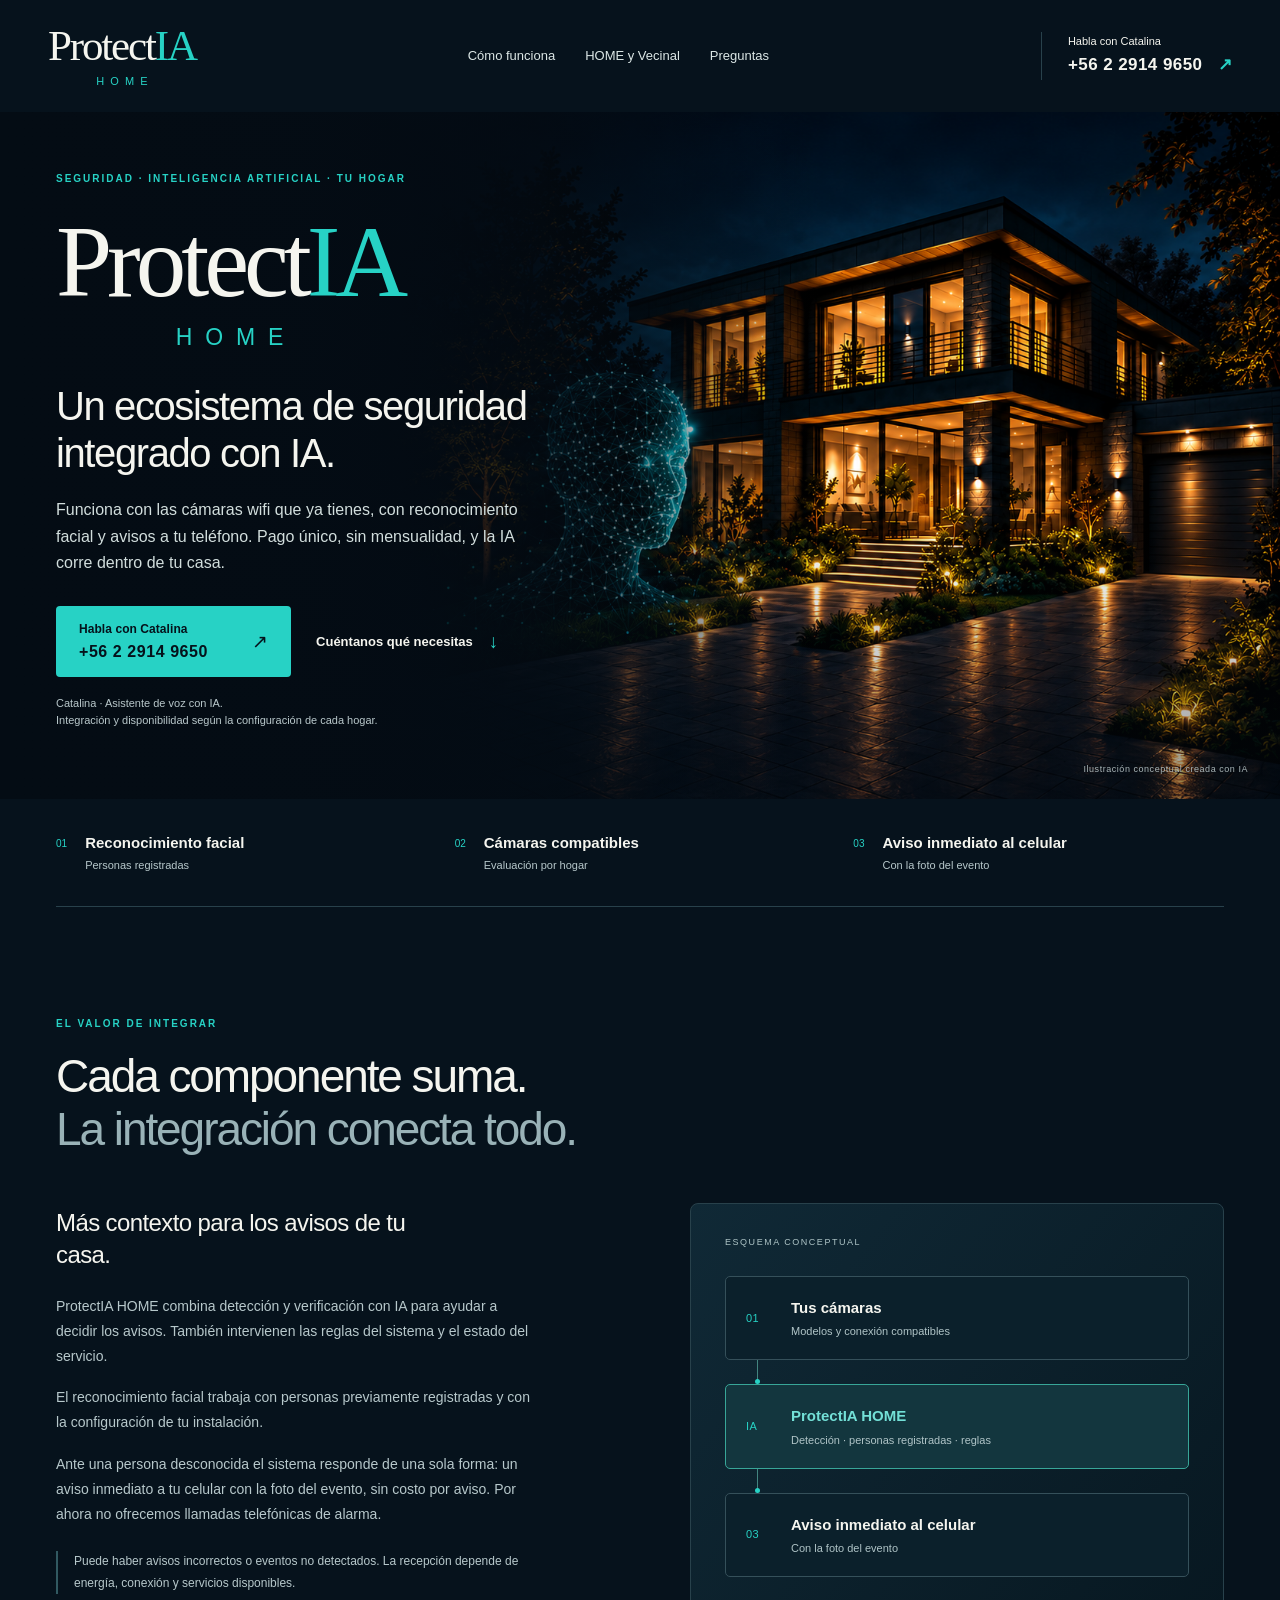
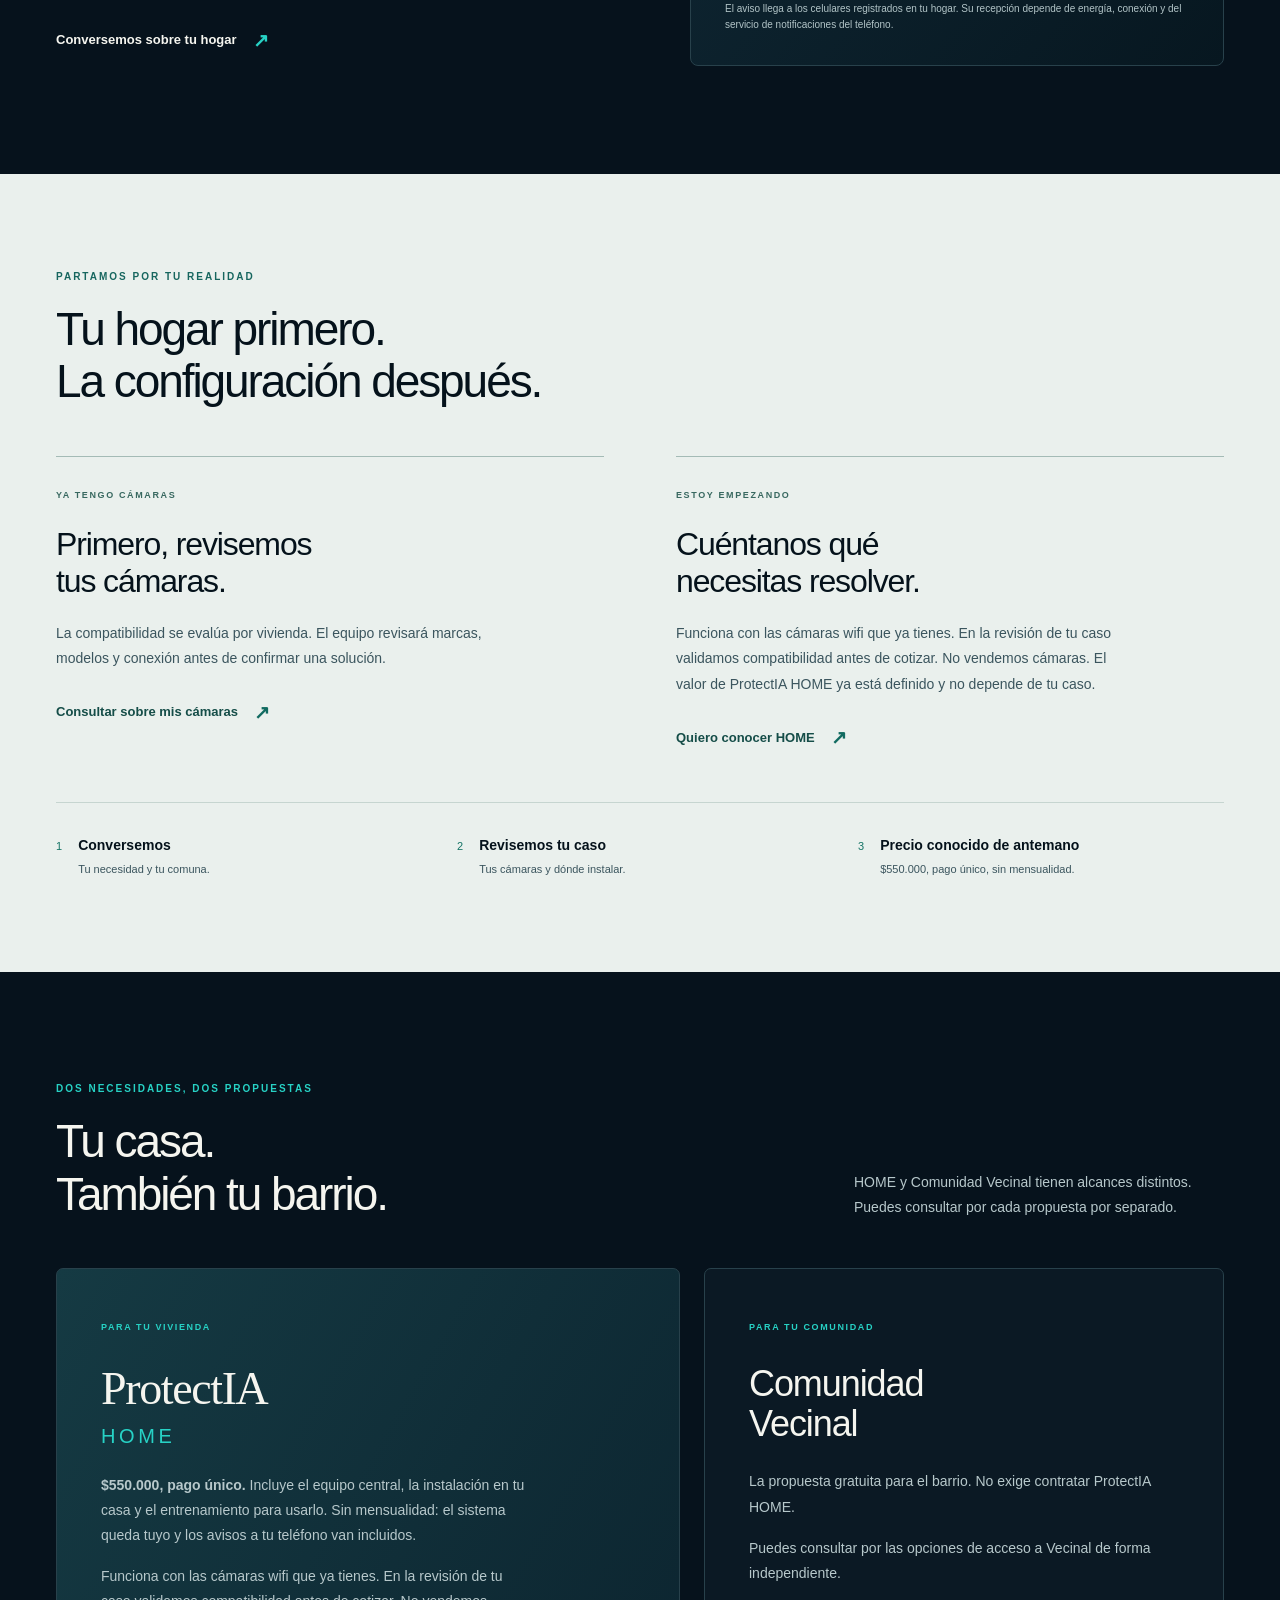
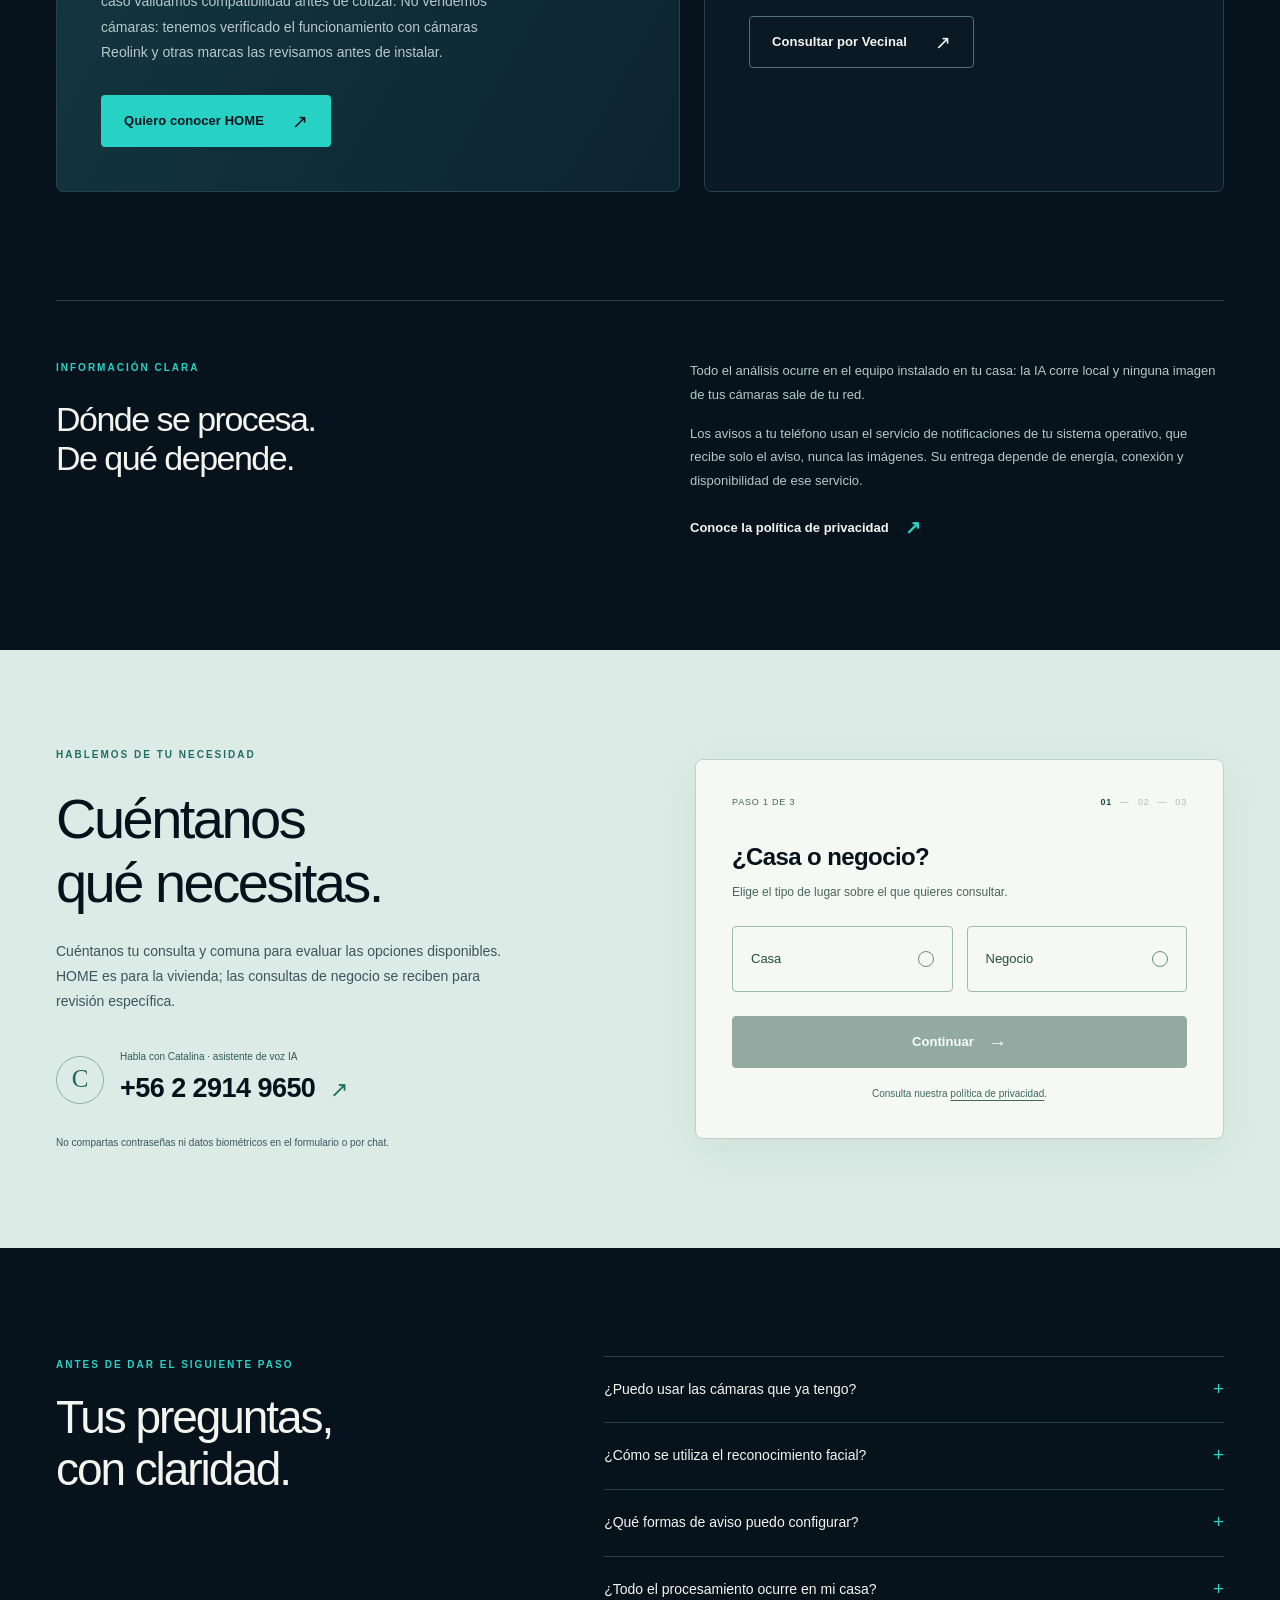
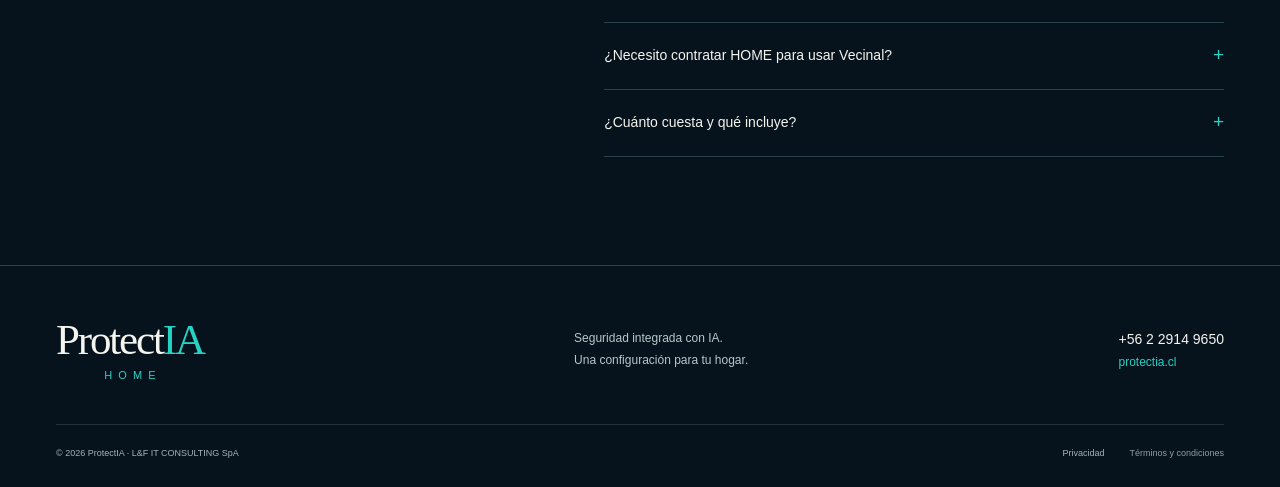
<file: index.html>
<!DOCTYPE html>
<html lang="es">
<head>
  <meta charset="UTF-8">
  <meta name="viewport" content="width=device-width, initial-scale=1, viewport-fit=cover">

  <title>ProtectIA HOME | Seguridad integrada con IA</title>
  <meta name="description" content="ProtectIA HOME: pago único de $550.000 con equipo central, instalación y entrenamiento. Sin mensualidad, IA 100% local sobre las cámaras wifi que ya tienes y aviso inmediato al celular con la foto del evento. Habla con Catalina, asistente de voz con IA.">

  <!-- Open Graph. Se conservan tipo/idioma/URL de la fuente: no hay <link
       rel="canonical"> en el sitio y no se inventa uno acá. -->
  <meta property="og:type" content="website">
  <meta property="og:locale" content="es_CL">
  <meta property="og:site_name" content="ProtectIA HOME">
  <meta property="og:url" content="https://protectia.cl/">
  <meta property="og:title" content="ProtectIA HOME | Seguridad integrada con IA">
  <meta property="og:description" content="ProtectIA HOME: pago único de $550.000 con equipo central, instalación y entrenamiento. Sin mensualidad, IA 100% local sobre las cámaras wifi que ya tienes y aviso inmediato al celular con la foto del evento. Habla con Catalina, asistente de voz con IA.">
  <meta property="og:image" content="https://protectia.cl/img/hero-web18-v1.png">
  <meta property="og:image:type" content="image/png">
  <meta property="og:image:width" content="1672">
  <meta property="og:image:height" content="941">
  <meta property="og:image:alt" content="Ilustración conceptual de ProtectIA HOME: vivienda iluminada y rostro abstracto turquesa">

  <link rel="icon" href="img/favicon.svg" type="image/svg+xml">

  <!-- El diseño WEB18 usa serif del sistema para la marca y sans del sistema
       para la interfaz: la portada ya no carga Space Grotesk ni IBM Plex Mono,
       así que acá se fueron los tres <link rel="preload"> de esas fuentes. Los
       @font-face siguen en css/styles.css porque tienda y páginas legales sí
       las usan. -->
  <link rel="stylesheet" href="css/styles.css">
</head>
<body class="web18">

  <a class="skip" href="#contenido">Ir al contenido</a>

  <!-- Cabecera -------------------------------------------------------------
       La navegación nace visible y el botón de menú nace `hidden`: sin JS el
       menú sigue estando. js/main.js le pone .menu-js a la cabecera y recién
       ahí, bajo 760px, el nav se colapsa detrás del botón. -->
  <header class="site-header" id="top">
    <a class="wordmark wordmark-small" href="#top" aria-label="ProtectIA HOME, inicio"><span>Protect<span class="ia">IA</span></span><span class="home">HOME</span></a>

    <button class="menu-toggle" type="button" hidden
            aria-label="Abrir navegación" aria-controls="navigation" aria-expanded="false">
      <span aria-hidden="true"></span><span aria-hidden="true"></span>
    </button>

    <nav id="navigation" aria-label="Navegación principal">
      <a href="#como-funciona">Cómo funciona</a><a href="#plan">HOME y Vecinal</a><a href="#faq">Preguntas</a>
    </nav>

    <a class="header-contact" href="tel:+56229149650"><span>Habla con Catalina</span><strong>+56 2 2914 9650 <span aria-hidden="true">↗</span></strong></a>
  </header>

  <main id="contenido">

    <!-- Portada ------------------------------------------------------------- -->
    <section class="hero" aria-labelledby="hero-title">
      <div class="hero-scene">
        <img src="img/hero-web18-v1.png" width="1672" height="941" decoding="async"
             alt="Ilustración conceptual de una vivienda iluminada y una figura facial de puntos turquesa; no representa una instalación real.">
      </div>
      <div class="hero-content wrap">
        <p class="eyebrow">SEGURIDAD · INTELIGENCIA ARTIFICIAL · TU HOGAR</p>
        <div class="wordmark hero-brand" aria-label="ProtectIA HOME"><span>Protect<span class="ia">IA</span></span><span class="home">HOME</span></div>
        <h1 id="hero-title">Un ecosistema de seguridad<br class="desktop-break"> integrado con IA.</h1>
        <p class="hero-intro">Funciona con las cámaras wifi que ya tienes, con reconocimiento facial y avisos a tu teléfono. Pago único, sin mensualidad, y la IA corre dentro de tu casa.</p>
        <div class="hero-actions">
          <a class="button primary hero-call" href="tel:+56229149650"><span class="call-label">Habla con Catalina<small>+56 2 2914 9650</small></span><span aria-hidden="true">↗</span></a>
          <a class="text-link" href="#contacto">Cuéntanos qué necesitas <span aria-hidden="true">↓</span></a>
        </div>
        <p class="hero-condition">Catalina · Asistente de voz con IA.<br>Integración y disponibilidad según la configuración de cada hogar.</p>
      </div>
      <p class="image-caption">Ilustración conceptual creada con IA</p>
    </section>

    <!-- Franja de capacidades — destino de #pilares -------------------------- -->
    <div class="capability-strip wrap" id="pilares" aria-label="Componentes del ecosistema">
      <div><span class="tiny-index">01</span><p>Reconocimiento facial<span>Personas registradas</span></p></div>
      <div><span class="tiny-index">02</span><p>Cámaras compatibles<span>Evaluación por hogar</span></p></div>
      <div><span class="tiny-index">03</span><p>Aviso inmediato al celular<span>Con la foto del evento</span></p></div>
    </div>

    <!-- El valor de integrar — destino de #como-funciona ---------------------
         El esquema conceptual (#momento) reemplaza a la secuencia temporizada
         de la demo anterior: es información, no telemetría. -->
    <section class="section wrap ecosystem" id="como-funciona" aria-labelledby="ecosystem-title">
      <div class="section-heading"><p class="eyebrow">EL VALOR DE INTEGRAR</p><h2 id="ecosystem-title">Cada componente suma.<br><span>La integración conecta todo.</span></h2></div>
      <div class="ecosystem-grid">
        <div class="ecosystem-copy">
          <h3>Más contexto para los avisos de tu casa.</h3>
          <p>ProtectIA HOME combina detección y verificación con IA para ayudar a decidir los avisos. También intervienen las reglas del sistema y el estado del servicio.</p>
          <p>El reconocimiento facial trabaja con personas previamente registradas y con la configuración de tu instalación.</p>
          <p>Ante una persona desconocida el sistema responde de una sola forma: un aviso inmediato a tu celular con la foto del evento, sin costo por aviso. Por ahora no ofrecemos llamadas telefónicas de alarma.</p>
          <p class="condition">Puede haber avisos incorrectos o eventos no detectados. La recepción depende de energía, conexión y servicios disponibles.</p>
          <a class="text-link" href="#contacto">Conversemos sobre tu hogar <span aria-hidden="true">↗</span></a>
        </div>
        <figure class="ecosystem-diagram" id="momento">
          <figcaption>ESQUEMA CONCEPTUAL</figcaption>
          <div class="flow-node"><span class="node-number">01</span><div><h4>Tus cámaras</h4><p>Modelos y conexión compatibles</p></div></div>
          <div class="flow-line" aria-hidden="true"></div>
          <div class="flow-node featured"><span class="node-number">IA</span><div><h4>ProtectIA HOME</h4><p>Detección · personas registradas · reglas</p></div></div>
          <div class="flow-line" aria-hidden="true"></div>
          <div class="flow-node"><span class="node-number">03</span><div><h4>Aviso inmediato al celular</h4><p>Con la foto del evento</p></div></div>
          <p class="diagram-note">El aviso llega a los celulares registrados en tu hogar. Su recepción depende de energía, conexión y del servicio de notificaciones del teléfono.</p>
        </figure>
      </div>
    </section>

    <!-- Dos puntos de partida — destino de #puertas --------------------------
         La primera tarjeta conserva el deep-link del formulario: al bajar a
         #contacto deja marcada la respuesta de cámaras (ver js/main.js). -->
    <section class="path-section" id="puertas" aria-labelledby="path-title"><div class="wrap">
      <div class="section-heading"><p class="eyebrow">PARTAMOS POR TU REALIDAD</p><h2 id="path-title">Tu hogar primero.<br>La configuración después.</h2></div>
      <div class="path-options">
        <article>
          <span class="path-tag">YA TENGO CÁMARAS</span>
          <h3>Primero, revisemos<br>tus cámaras.</h3>
          <p>La compatibilidad se evalúa por vivienda. El equipo revisará marcas, modelos y conexión antes de confirmar una solución.</p>
          <a class="text-link" href="#contacto" data-camaras="Sí">Consultar sobre mis cámaras <span aria-hidden="true">↗</span></a>
        </article>
        <article>
          <span class="path-tag">ESTOY EMPEZANDO</span>
          <h3>Cuéntanos qué<br>necesitas resolver.</h3>
          <p>Funciona con las cámaras wifi que ya tienes. En la revisión de tu caso validamos compatibilidad antes de cotizar. No vendemos cámaras. El valor de ProtectIA HOME ya está definido y no depende de tu caso.</p>
          <a class="text-link" href="#contacto">Quiero conocer HOME <span aria-hidden="true">↗</span></a>
        </article>
      </div>
      <ol class="steps">
        <li><span>1</span><div><h4>Conversemos</h4><p>Tu necesidad y tu comuna.</p></div></li>
        <li><span>2</span><div><h4>Revisemos tu caso</h4><p>Tus cámaras y dónde instalar.</p></div></li>
        <li><span>3</span><div><h4>Precio conocido de antemano</h4><p>$550.000, pago único, sin mensualidad.</p></div></li>
      </ol>
    </div></section>

    <!-- HOME y Vecinal — destino de #plan ------------------------------------ -->
    <section class="section wrap plans" id="plan" aria-labelledby="plans-title">
      <div class="section-heading split-heading">
        <div><p class="eyebrow">DOS NECESIDADES, DOS PROPUESTAS</p><h2 id="plans-title">Tu casa.<br>También tu barrio.</h2></div>
        <p>HOME y Comunidad Vecinal tienen alcances distintos. Puedes consultar por cada propuesta por separado.</p>
      </div>
      <div class="plans-grid">
        <article class="home-plan">
          <span class="plan-label">PARA TU VIVIENDA</span>
          <h3>ProtectIA <span>HOME</span></h3>
          <p><strong>$550.000, pago único.</strong> Incluye el equipo central, la instalación en tu casa y el entrenamiento para usarlo. Sin mensualidad: el sistema queda tuyo y los avisos a tu teléfono van incluidos.</p>
          <p>Funciona con las cámaras wifi que ya tienes. En la revisión de tu caso validamos compatibilidad antes de cotizar. No vendemos cámaras: tenemos verificado el funcionamiento con cámaras Reolink y otras marcas las revisamos antes de instalar.</p>
          <a class="button primary" href="#contacto">Quiero conocer HOME <span aria-hidden="true">↗</span></a>
        </article>
        <article class="neighborhood-plan">
          <span class="plan-label">PARA TU COMUNIDAD</span>
          <h3>Comunidad<br>Vecinal</h3>
          <p>La propuesta gratuita para el barrio. No exige contratar ProtectIA HOME.</p>
          <p>Puedes consultar por las opciones de acceso a Vecinal de forma independiente.</p>
          <a class="button outline" href="tel:+56229149650">Consultar por Vecinal <span aria-hidden="true">↗</span></a>
        </article>
      </div>
    </section>

    <!-- Procesamiento y privacidad -------------------------------------------
         Resumen de portada: no reemplaza la política de privacidad. -->
    <section class="privacy-section wrap" aria-labelledby="privacy-title">
      <div><p class="eyebrow">INFORMACIÓN CLARA</p><h2 id="privacy-title">Dónde se procesa.<br>De qué depende.</h2></div>
      <div class="privacy-copy">
        <p>Todo el análisis ocurre en el equipo instalado en tu casa: la IA corre local y ninguna imagen de tus cámaras sale de tu red.</p>
        <p>Los avisos a tu teléfono usan el servicio de notificaciones de tu sistema operativo, que recibe solo el aviso, nunca las imágenes. Su entrega depende de energía, conexión y disponibilidad de ese servicio.</p>
        <a class="text-link" href="/privacidad.html">Conoce la política de privacidad <span aria-hidden="true">↗</span></a>
      </div>
    </section>

    <!-- Consulta — destino de #contacto ---------------------------------------
         La tarjeta del diseño envuelve al wizard REAL de tres pasos. Sin JS los
         tres pasos se ven de corrido, el botón de envío nace deshabilitado y la
         nota deja el teléfono como vía de contacto; js/main.js agrega
         .wizard-activo y recién ahí se muestra un paso a la vez. -->
    <section class="contact-section" id="contacto" aria-labelledby="contact-title"><div class="wrap contact-grid">
      <div>
        <p class="eyebrow">HABLEMOS DE TU NECESIDAD</p>
        <h2 id="contact-title">Cuéntanos<br>qué necesitas.</h2>
        <p>Cuéntanos tu consulta y comuna para evaluar las opciones disponibles. HOME es para la vivienda; las consultas de negocio se reciben para revisión específica.</p>
        <a class="catalina" href="tel:+56229149650"><span class="catalina-mark" aria-hidden="true">C</span><span><small>Habla con Catalina · asistente de voz IA</small><strong>+56 2 2914 9650 <span aria-hidden="true">↗</span></strong></span></a>
        <p class="contact-note">No compartas contraseñas ni datos biométricos en el formulario o por chat.</p>
      </div>

      <form class="wizard contact-preview" id="wizard" novalidate>
        <div class="step-caption">
          <span class="wizard-progreso" id="wizard-progreso" hidden>Paso 1 de 3</span>
          <span class="step-dots" aria-hidden="true"><i data-punto="1">01</i><b>—</b><i data-punto="2">02</i><b>—</b><i data-punto="3">03</i></span>
        </div>

        <fieldset class="wizard-paso" data-paso="1">
          <legend class="wizard-pregunta">¿Casa o negocio?</legend>
          <p class="wizard-ayuda">Elige el tipo de lugar sobre el que quieres consultar.</p>
          <div class="wizard-opciones">
            <label class="opcion">
              <input type="radio" name="tipo" value="Casa">
              <span class="opcion-cara">Casa<span class="radio-look" aria-hidden="true"></span></span>
            </label>
            <label class="opcion">
              <input type="radio" name="tipo" value="Negocio">
              <span class="opcion-cara">Negocio<span class="radio-look" aria-hidden="true"></span></span>
            </label>
          </div>
          <!-- Continuar es la única acción de avance de los pasos 1 y 2
               (decisión MKT del 8-sep). Nace deshabilitado y js/main.js lo
               habilita cuando hay una opción marcada. -->
          <button class="button form-next" type="button" data-continuar disabled>Continuar <span aria-hidden="true">→</span></button>
        </fieldset>

        <fieldset class="wizard-paso" data-paso="2">
          <legend class="wizard-pregunta">¿Tienes cámaras instaladas?</legend>
          <div class="wizard-opciones">
            <label class="opcion">
              <input type="radio" name="camaras" value="Sí">
              <span class="opcion-cara">Sí<span class="radio-look" aria-hidden="true"></span></span>
            </label>
            <label class="opcion">
              <input type="radio" name="camaras" value="No">
              <span class="opcion-cara">No<span class="radio-look" aria-hidden="true"></span></span>
            </label>
          </div>
          <button class="button form-next" type="button" data-continuar disabled>Continuar <span aria-hidden="true">→</span></button>
          <button type="button" class="wizard-atras" data-atras>← Volver</button>
        </fieldset>

        <fieldset class="wizard-paso" data-paso="3">
          <legend class="wizard-pregunta">¿Cómo te contactamos?</legend>

          <div class="campo">
            <label for="campo-nombre">Nombre</label>
            <input type="text" id="campo-nombre" name="nombre" autocomplete="name"
                   required maxlength="60" placeholder="Tu nombre">
          </div>

          <div class="campo">
            <label for="campo-comuna">Comuna</label>
            <input type="text" id="campo-comuna" name="comuna"
                   autocomplete="address-level2"
                   required maxlength="60" placeholder="Dónde está la propiedad">
          </div>

          <div class="campo">
            <label for="campo-telefono">Teléfono</label>
            <input type="tel" id="campo-telefono" name="telefono" autocomplete="tel"
                   required maxlength="20" inputmode="tel" placeholder="+56 9 ...">
          </div>

          <!-- Opcional de verdad: sin `required`, y el paréntesis en la
               etiqueta para que se sepa antes de llegar al campo. El
               type="email" no lo vuelve obligatorio —vacío es válido— pero sí
               hace que reportValidity() atrape el typo antes de enviar. -->
          <div class="campo">
            <label for="campo-email">Email (opcional)</label>
            <input type="email" id="campo-email" name="email" autocomplete="email"
                   maxlength="120" inputmode="email"
                   placeholder="Si prefieres que te escribamos">
          </div>

          <!-- Señuelo: un humano nunca lo ve ni lo llena. Si viene con algo,
               js/main.js no envía nada. No viaja en el JSON. -->
          <div class="trampa" aria-hidden="true">
            <label for="campo-empresa">No llenar</label>
            <input type="text" id="campo-empresa" name="empresa" tabindex="-1" autocomplete="off">
          </div>

          <div class="wizard-cierre">
            <button type="submit" class="button btn-enviar" id="wizard-enviar" disabled>
              Solicitar información
            </button>
            <button type="button" class="wizard-atras" data-atras>← Volver</button>
          </div>

          <!-- Nota de estado. En el marcado lleva el texto del formulario no
               habilitado, que es lo que corresponde en los dos casos en que se
               ve tal cual: sin JavaScript —el botón nace `disabled`— y con
               ENDPOINT_LEADS en null. Con el envío activo js/main.js la oculta
               y la reutiliza para los estados de envío. -->
          <p class="wizard-nota" id="wizard-nota" role="status">
            Por ahora, puedes consultar con Catalina en el
            <a href="tel:+56229149650">+56 2 2914 9650</a>.
          </p>
        </fieldset>

        <p class="form-privacy">Consulta nuestra <a href="/privacidad.html">política de privacidad</a>.</p>
      </form>
    </div></section>

    <!-- Preguntas frecuentes — destino de #faq -------------------------------
         <details> nativo: abre y cierra sin JS y ya trae la semántica puesta. -->
    <section class="section wrap faq" id="faq" aria-labelledby="faq-title">
      <div class="section-heading"><p class="eyebrow">ANTES DE DAR EL SIGUIENTE PASO</p><h2 id="faq-title">Tus preguntas,<br>con claridad.</h2></div>
      <div class="faq-list">
        <details><summary>¿Puedo usar las cámaras que ya tengo?<span aria-hidden="true">+</span></summary><p>Funciona con las cámaras wifi que ya tienes. En la revisión de tu caso validamos compatibilidad antes de cotizar. No vendemos cámaras. Hoy tenemos verificado el funcionamiento con cámaras Reolink; otras marcas las revisamos antes de instalar. Consultar no exige enviar contraseñas.</p></details>
        <details><summary>¿Cómo se utiliza el reconocimiento facial?<span aria-hidden="true">+</span></summary><p>Se utiliza con personas previamente registradas y configuración por instalación. Su funcionamiento y disponibilidad se validan para cada hogar; la IA puede equivocarse.</p></details>
        <details><summary>¿Qué formas de aviso puedo configurar?<span aria-hidden="true">+</span></summary><p>Una sola: el aviso inmediato a tu celular con la foto del evento, incluido y sin costo por aviso. Por ahora no ofrecemos llamadas telefónicas de alarma. La recepción depende de energía, conexión y del servicio de notificaciones de tu teléfono.</p></details>
        <details><summary>¿Todo el procesamiento ocurre en mi casa?<span aria-hidden="true">+</span></summary><p>Sí. Todo el análisis, incluida la IA, ocurre en el equipo instalado en tu casa: ninguna imagen de tus cámaras sale de tu red ni se envía a un servicio de IA externo. Solo los avisos salen, por el servicio de notificaciones de tu teléfono, que recibe el aviso y nunca las imágenes.</p></details>
        <details><summary>¿Necesito contratar HOME para usar Vecinal?<span aria-hidden="true">+</span></summary><p>No. Comunidad Vecinal es una propuesta gratuita y separada del servicio HOME. Puedes consultar por sus opciones de acceso de forma independiente.</p></details>
        <details><summary>¿Cuánto cuesta y qué incluye?<span aria-hidden="true">+</span></summary><p>$550.000 una sola vez: el equipo central, la instalación y el entrenamiento para usar el sistema. No hay mensualidad ni contrato: el sistema queda tuyo y los avisos a tu teléfono están incluidos. Lo único que sigues pagando es tu luz y tu internet. Funciona con las cámaras wifi que ya tienes: no vendemos cámaras.</p></details>
      </div>
    </section>

  </main>

  <footer>
    <div class="wrap footer-top">
      <a class="wordmark wordmark-small" href="#top" aria-label="ProtectIA HOME, inicio"><span>Protect<span class="ia">IA</span></span><span class="home">HOME</span></a>
      <p>Seguridad integrada con IA.<br>Una configuración para tu hogar.</p>
      <div><a href="tel:+56229149650">+56 2 2914 9650</a><span>protectia.cl</span></div>
    </div>
    <div class="wrap footer-bottom">
      <span>© 2026 ProtectIA · L&amp;F IT CONSULTING SpA</span>
      <div>
        <a href="/privacidad.html">Privacidad</a>
        <!-- Términos siguen sin documento acreditado: marcador deshabilitado. -->
        <span aria-disabled="true">Términos y condiciones</span>
      </div>
    </div>
  </footer>

  <script src="js/main.js"></script>
</body>
</html>
</file>
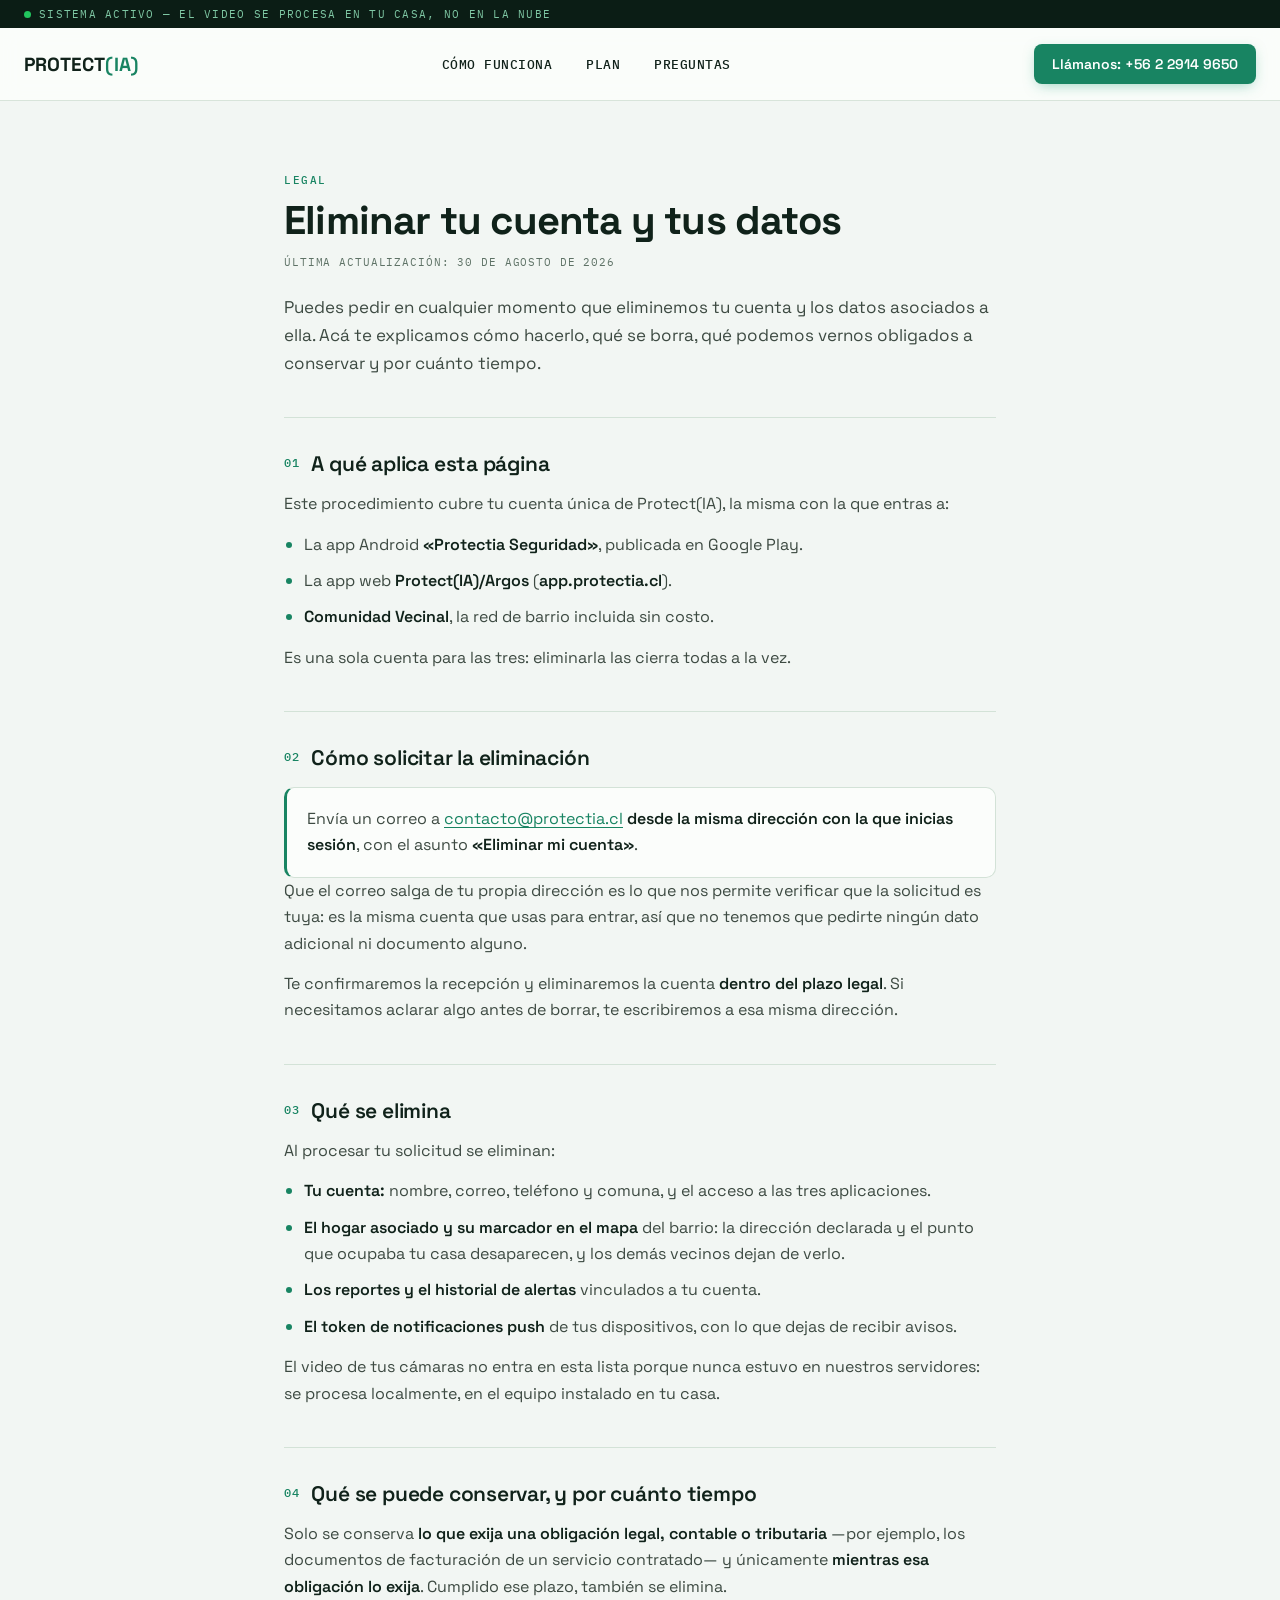
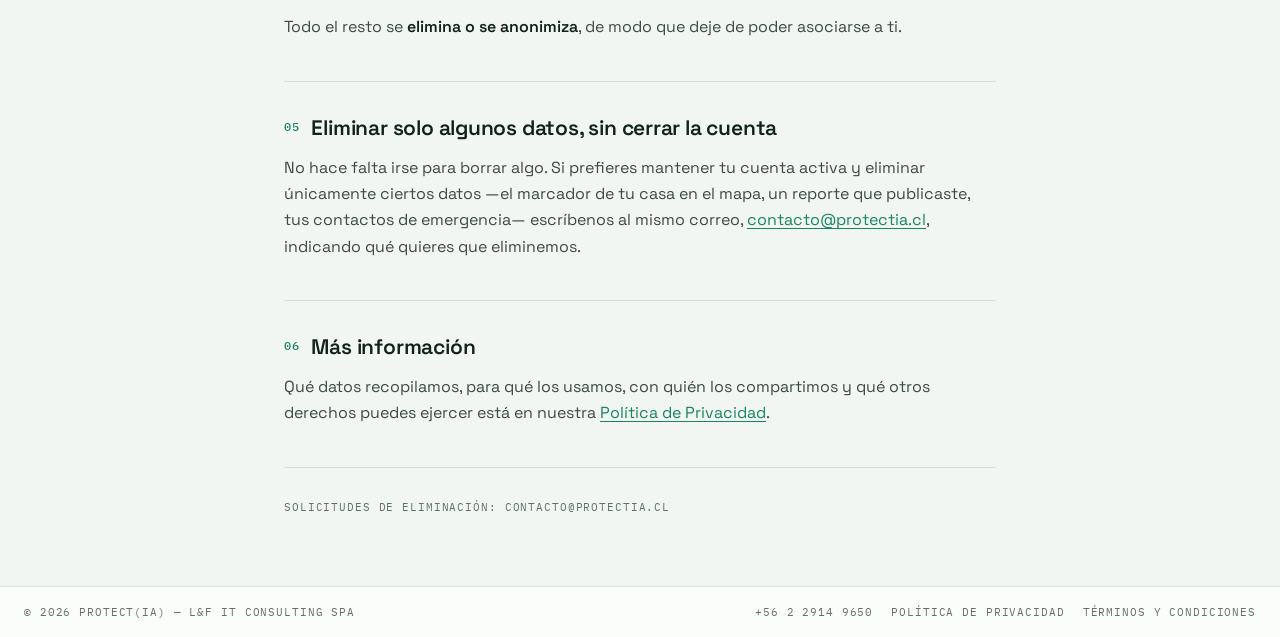
<file: eliminar-cuenta.html>
<!DOCTYPE html>
<html lang="es">
<head>
  <meta charset="UTF-8">
  <meta name="viewport" content="width=device-width, initial-scale=1, viewport-fit=cover">

  <title>Eliminar tu cuenta y tus datos — Protect(IA) / Protectia Seguridad</title>
  <meta name="description" content="Cómo pedir la eliminación de tu cuenta Protect(IA) y de los datos asociados: qué se borra, qué se conserva por obligación legal y a qué correo escribir.">

  <!-- Open Graph -->
  <meta property="og:type" content="article">
  <meta property="og:locale" content="es_CL">
  <meta property="og:site_name" content="Protect(IA)">
  <meta property="og:url" content="https://protectia.cl/eliminar-cuenta.html">
  <meta property="og:title" content="Eliminar tu cuenta y tus datos — Protect(IA) / Protectia Seguridad">
  <meta property="og:description" content="Escribe a contacto@protectia.cl desde tu correo de inicio de sesión con el asunto «Eliminar mi cuenta».">

  <link rel="icon" href="img/favicon.svg" type="image/svg+xml">

  <!-- Tipografías self-hosted (SIL OFL 1.1). Ver fonts/OFL.txt y fonts/OFL-IBM-Plex.txt.
       Las dos que se usan sobre la línea de flotación; esta página es texto corrido. -->
  <link rel="preload" href="fonts/space-grotesk-variable-latin.woff2"
        as="font" type="font/woff2" crossorigin>
  <link rel="preload" href="fonts/ibm-plex-mono-400-latin.woff2"
        as="font" type="font/woff2" crossorigin>

  <!-- Las clases .legal-* viven al final de styles.css: las comparten esta
       página y privacidad.html. -->
  <link rel="stylesheet" href="css/styles.css">
</head>
<body>

  <!-- Franja de estado ---------------------------------------------------- -->
  <!-- Sin reloj: esta página no carga js/main.js. -->
  <div class="franja">
    <span class="franja-estado">
      <span class="franja-punto" aria-hidden="true"></span>
      <span class="franja-texto">SISTEMA ACTIVO — EL VIDEO SE PROCESA EN TU CASA, NO EN LA NUBE</span>
    </span>
  </div>

  <!-- Cabecera ------------------------------------------------------------- -->
  <header class="site-header">
    <a class="logo" href="/">PROTECT<span class="logo-ia">(IA)</span></a>

    <!-- El nav se oculta bajo 760px; el menú móvil sigue pendiente. -->
    <nav class="site-nav" aria-label="Navegación principal">
      <a class="nav-link" href="/#como-funciona">CÓMO FUNCIONA</a>
      <a class="nav-link" href="/#plan">PLAN</a>
      <a class="nav-link" href="/#faq">PREGUNTAS</a>
    </nav>

    <div class="cabecera-acciones">
      <a class="btn-tel" href="tel:+56229149650"><span class="btn-tel-rotulo">Llámanos:
        </span>+56 2 2914 9650</a>
    </div>
  </header>

  <main id="top">
    <section class="seccion" aria-labelledby="eliminar-titulo">
      <div class="legal-inner">

        <p class="seccion-kicker">LEGAL</p>
        <h1 class="legal-titulo" id="eliminar-titulo">Eliminar tu cuenta y tus datos</h1>
        <p class="legal-fecha">Última actualización: 30 de agosto de 2026</p>

        <p class="legal-entrada">
          Puedes pedir en cualquier momento que eliminemos tu cuenta y los datos
          asociados a ella. Acá te explicamos cómo hacerlo, qué se borra, qué
          podemos vernos obligados a conservar y por cuánto tiempo.
        </p>

        <!-- 1 ------------------------------------------------------------- -->
        <div class="legal-bloque">
          <h2><span class="legal-num" aria-hidden="true">01</span> A qué aplica esta página</h2>
          <p>Este procedimiento cubre tu cuenta única de Protect(IA), la misma con la que entras a:</p>
          <ul class="legal-lista">
            <li>
              La app Android <strong>«Protectia Seguridad»</strong>, publicada en
              Google Play.
            </li>
            <li>
              La app web <strong>Protect(IA)/Argos</strong>
              (<strong>app.protectia.cl</strong>).
            </li>
            <li>
              <strong>Comunidad Vecinal</strong>, la red de barrio incluida sin
              costo.
            </li>
          </ul>
          <p>
            Es una sola cuenta para las tres: eliminarla las cierra todas a la vez.
          </p>
        </div>

        <!-- 2 ------------------------------------------------------------- -->
        <div class="legal-bloque">
          <h2><span class="legal-num" aria-hidden="true">02</span> Cómo solicitar la eliminación</h2>
          <div class="legal-destacado">
            <p>
              Envía un correo a
              <a href="mailto:contacto@protectia.cl?subject=Eliminar%20mi%20cuenta">contacto@protectia.cl</a>
              <strong>desde la misma dirección con la que inicias sesión</strong>,
              con el asunto <strong>«Eliminar mi cuenta»</strong>.
            </p>
          </div>
          <p>
            Que el correo salga de tu propia dirección es lo que nos permite
            verificar que la solicitud es tuya: es la misma cuenta que usas para
            entrar, así que no tenemos que pedirte ningún dato adicional ni
            documento alguno.
          </p>
          <p>
            Te confirmaremos la recepción y eliminaremos la cuenta
            <strong>dentro del plazo legal</strong>. Si necesitamos aclarar algo
            antes de borrar, te escribiremos a esa misma dirección.
          </p>
        </div>

        <!-- 3 ------------------------------------------------------------- -->
        <div class="legal-bloque">
          <h2><span class="legal-num" aria-hidden="true">03</span> Qué se elimina</h2>
          <p>Al procesar tu solicitud se eliminan:</p>
          <ul class="legal-lista">
            <li>
              <strong>Tu cuenta:</strong> nombre, correo, teléfono y comuna, y el
              acceso a las tres aplicaciones.
            </li>
            <li>
              <strong>El hogar asociado y su marcador en el mapa</strong> del
              barrio: la dirección declarada y el punto que ocupaba tu casa
              desaparecen, y los demás vecinos dejan de verlo.
            </li>
            <li>
              <strong>Los reportes y el historial de alertas</strong> vinculados a
              tu cuenta.
            </li>
            <li>
              <strong>El token de notificaciones push</strong> de tus
              dispositivos, con lo que dejas de recibir avisos.
            </li>
          </ul>
          <p>
            El video de tus cámaras no entra en esta lista porque nunca estuvo en
            nuestros servidores: se procesa localmente, en el equipo instalado en
            tu casa.
          </p>
        </div>

        <!-- 4 ------------------------------------------------------------- -->
        <div class="legal-bloque">
          <h2><span class="legal-num" aria-hidden="true">04</span> Qué se puede conservar, y por cuánto tiempo</h2>
          <p>
            Solo se conserva <strong>lo que exija una obligación legal, contable o
            tributaria</strong> —por ejemplo, los documentos de facturación de un
            servicio contratado— y únicamente <strong>mientras esa obligación lo
            exija</strong>. Cumplido ese plazo, también se elimina.
          </p>
          <p>
            Todo el resto se <strong>elimina o se anonimiza</strong>, de modo que
            deje de poder asociarse a ti.
          </p>
        </div>

        <!-- 5 ------------------------------------------------------------- -->
        <div class="legal-bloque">
          <h2><span class="legal-num" aria-hidden="true">05</span> Eliminar solo algunos datos, sin cerrar la cuenta</h2>
          <p>
            No hace falta irse para borrar algo. Si prefieres mantener tu cuenta
            activa y eliminar únicamente ciertos datos —el marcador de tu casa en
            el mapa, un reporte que publicaste, tus contactos de emergencia—
            escríbenos al mismo correo,
            <a href="mailto:contacto@protectia.cl">contacto@protectia.cl</a>,
            indicando qué quieres que eliminemos.
          </p>
        </div>

        <!-- 6 ------------------------------------------------------------- -->
        <div class="legal-bloque">
          <h2><span class="legal-num" aria-hidden="true">06</span> Más información</h2>
          <p>
            Qué datos recopilamos, para qué los usamos, con quién los compartimos
            y qué otros derechos puedes ejercer está en nuestra
            <a href="/privacidad.html">Política de Privacidad</a>.
          </p>
        </div>

        <p class="legal-contacto">
          SOLICITUDES DE ELIMINACIÓN:
          <a href="mailto:contacto@protectia.cl?subject=Eliminar%20mi%20cuenta">CONTACTO@PROTECTIA.CL</a>
        </p>

      </div>
    </section>
  </main>

  <footer class="site-footer">
    <div class="footer-inner">
      <span>© 2026 PROTECT(IA) — L&amp;F IT CONSULTING SPA</span>
      <span class="footer-enlaces">
        <a href="tel:+56229149650">+56 2 2914 9650</a>
        <a href="/privacidad.html">POLÍTICA DE PRIVACIDAD</a>
        <!-- TODO: los términos siguen pendientes; hoy son un marcador sin destino. -->
        <a href="#" aria-disabled="true">TÉRMINOS Y CONDICIONES</a>
      </span>
    </div>
  </footer>

  <!-- Barra fija solo móvil -->
  <a class="barra-movil" href="tel:+56229149650">
    <span class="barra-movil-titulo">Llamar al +56 2 2914 9650</span>
    <span class="barra-movil-nota">TE CONTESTA CATALINA, NUESTRA IA</span>
  </a>

</body>
</html>
</file>
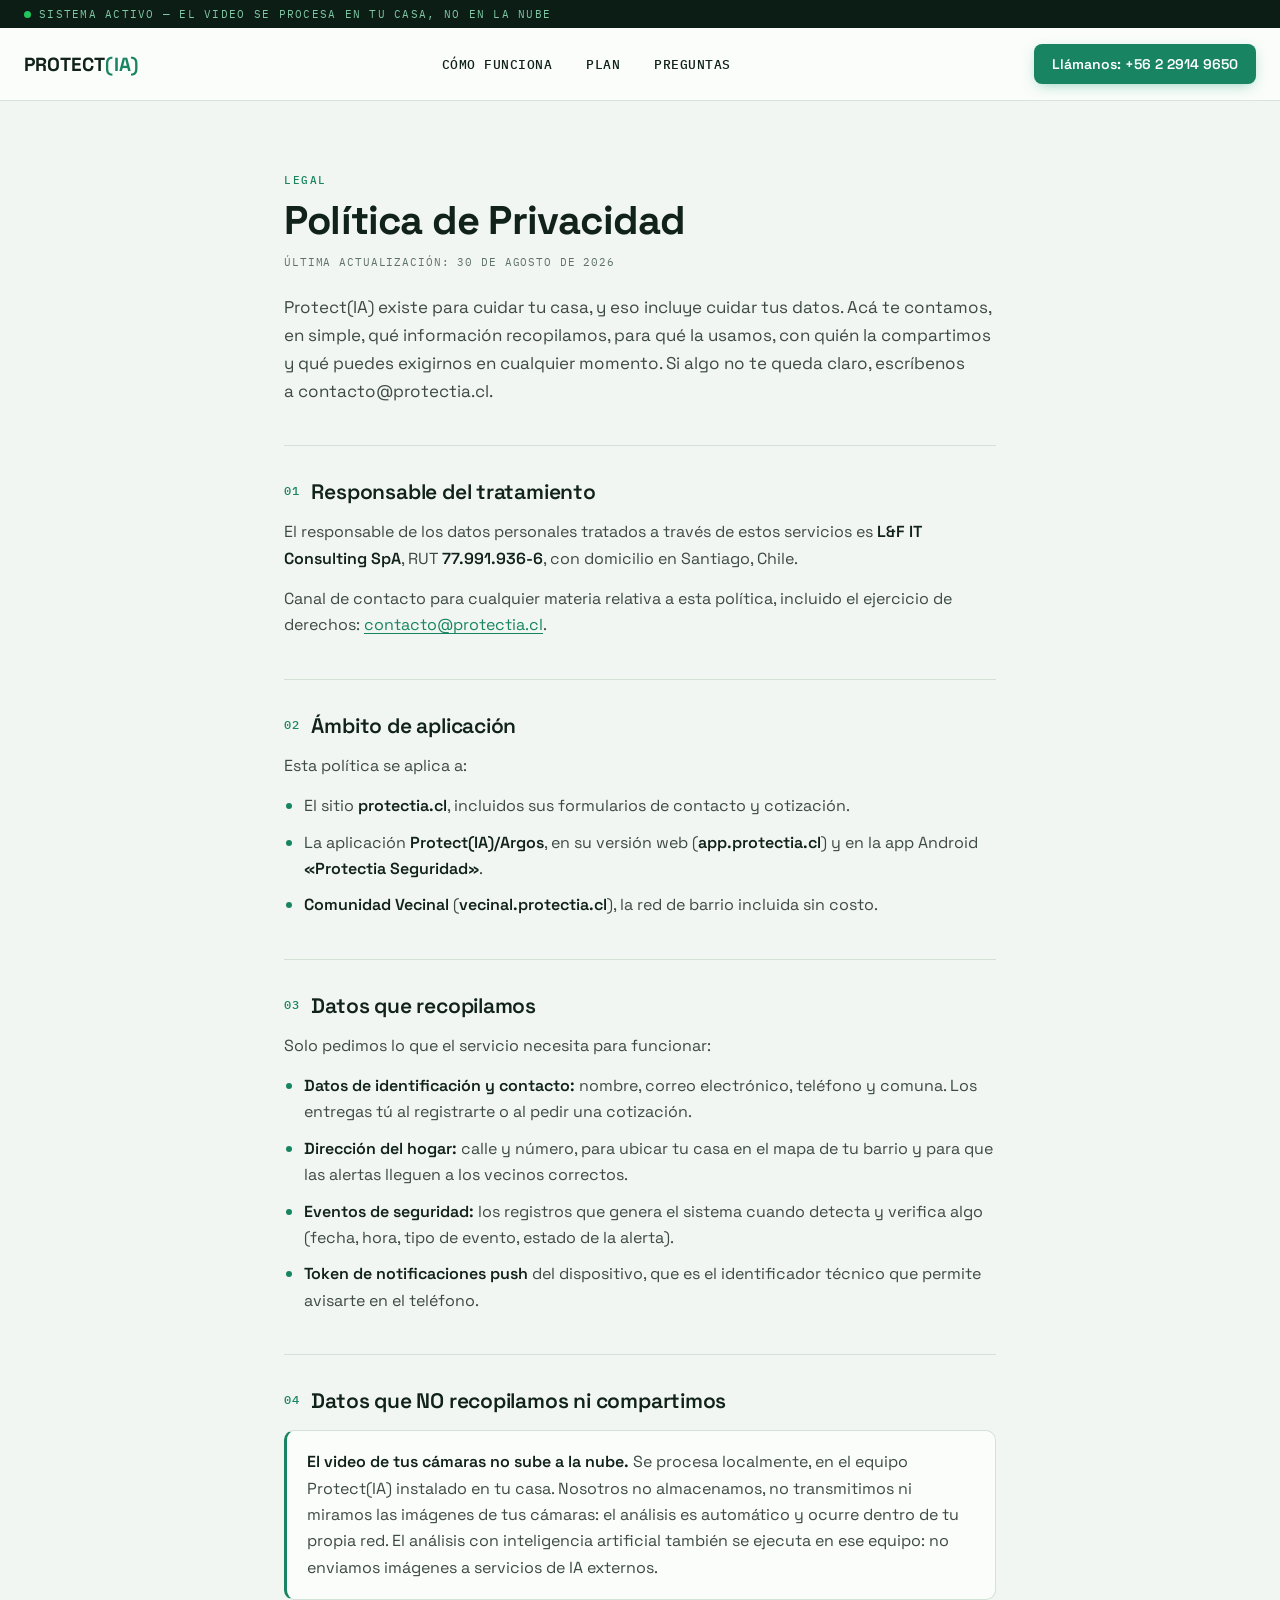
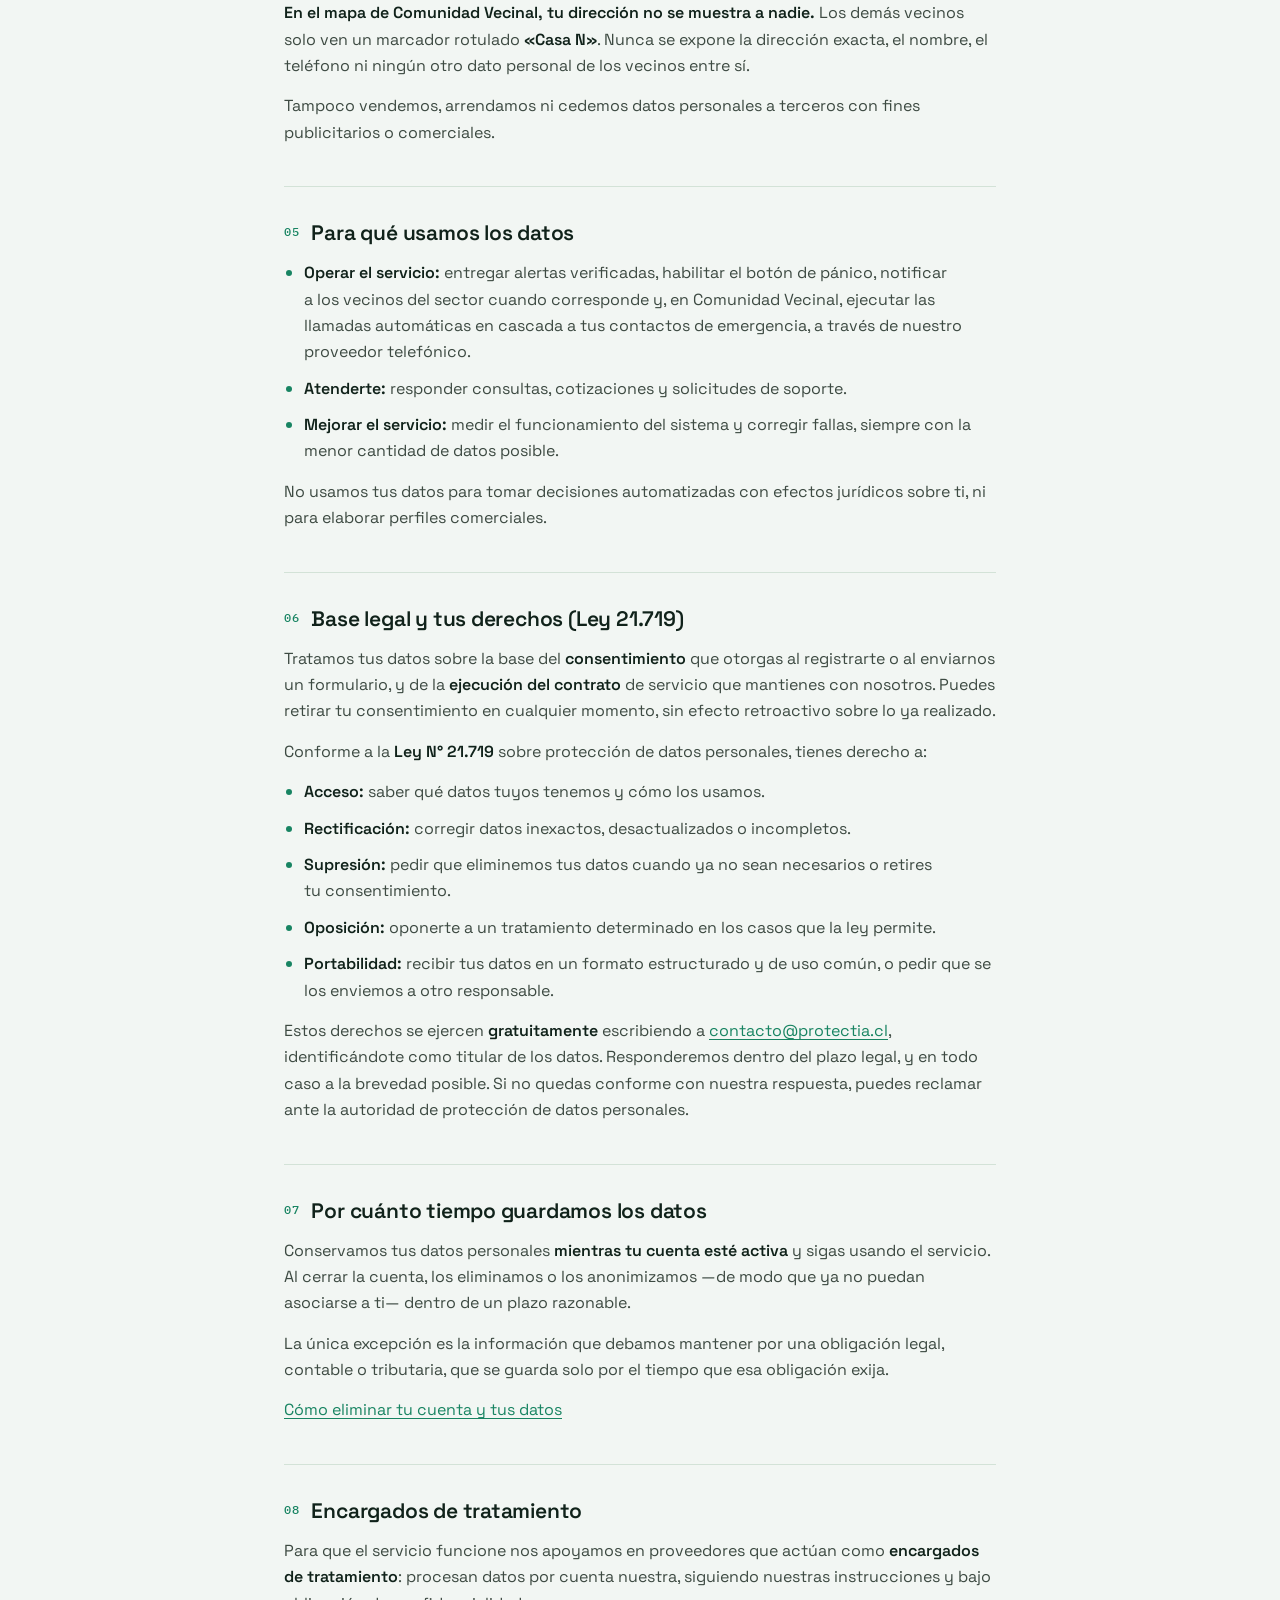
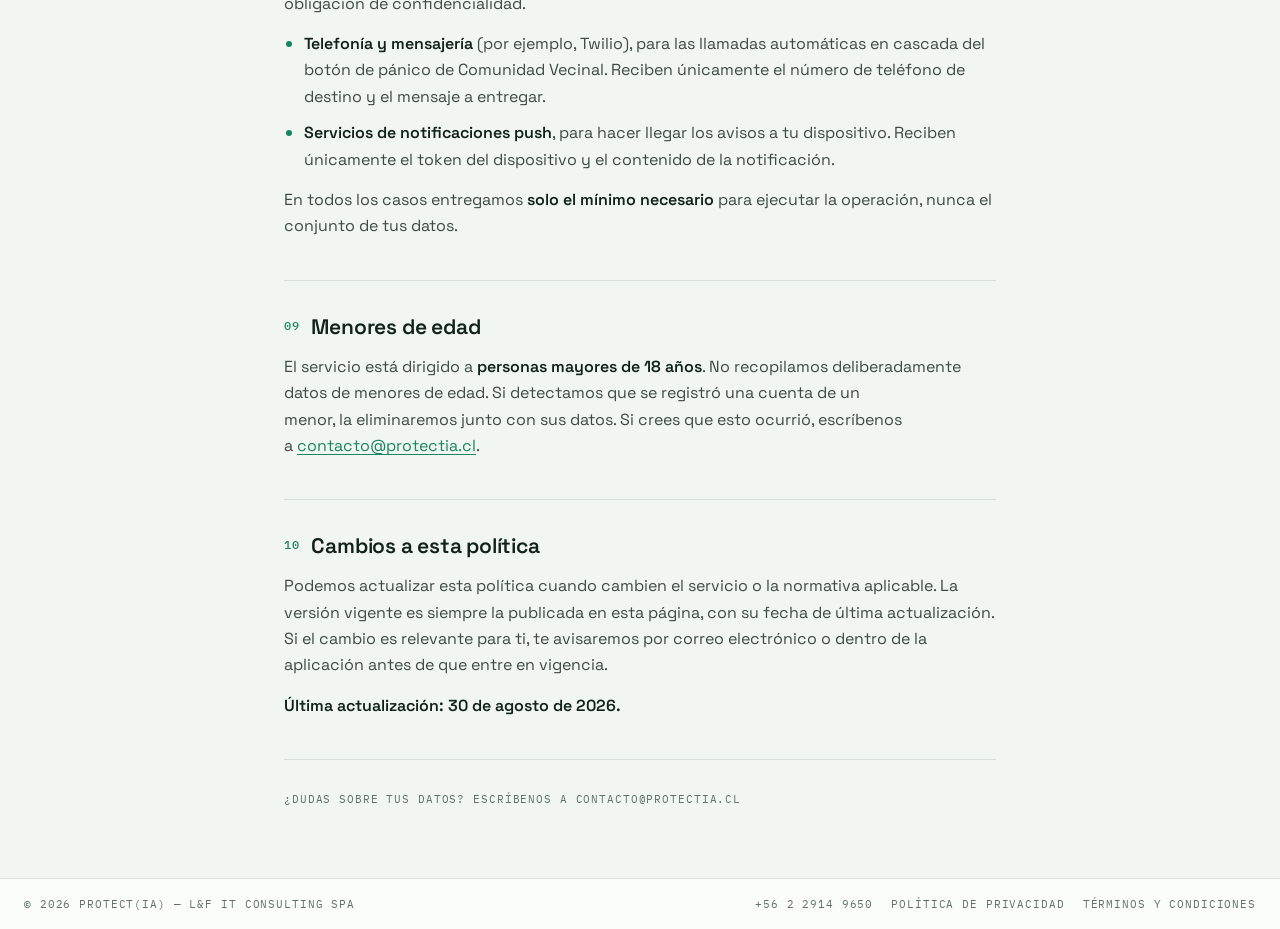
<file: privacidad.html>
<!DOCTYPE html>
<html lang="es">
<head>
  <meta charset="UTF-8">
  <meta name="viewport" content="width=device-width, initial-scale=1, viewport-fit=cover">

  <title>Política de Privacidad — Protect(IA)</title>
  <meta name="description" content="Cómo Protect(IA) (L&amp;F IT Consulting SpA) recopila, usa y protege los datos personales en protectia.cl, la app Protect(IA)/Argos y Comunidad Vecinal. Ley 21.719.">

  <!-- Open Graph -->
  <meta property="og:type" content="article">
  <meta property="og:locale" content="es_CL">
  <meta property="og:site_name" content="Protect(IA)">
  <meta property="og:url" content="https://protectia.cl/privacidad.html">
  <meta property="og:title" content="Política de Privacidad — Protect(IA)">
  <meta property="og:description" content="Qué datos pedimos, cuáles nunca salen de tu casa y cómo ejercer tus derechos bajo la Ley 21.719.">

  <link rel="icon" href="img/favicon.svg" type="image/svg+xml">

  <!-- Tipografías self-hosted (SIL OFL 1.1). Ver fonts/OFL.txt y fonts/OFL-IBM-Plex.txt.
       Acá solo se precargan las dos que se usan sobre la línea de flotación:
       esta página es texto corrido, no tiene la etiqueta de la detección. -->
  <link rel="preload" href="fonts/space-grotesk-variable-latin.woff2"
        as="font" type="font/woff2" crossorigin>
  <link rel="preload" href="fonts/ibm-plex-mono-400-latin.woff2"
        as="font" type="font/woff2" crossorigin>

  <link rel="stylesheet" href="css/styles.css">
</head>
<body>

  <!-- Franja de estado ---------------------------------------------------- -->
  <!-- Sin reloj: esta página no carga js/main.js. -->
  <div class="franja">
    <span class="franja-estado">
      <span class="franja-punto" aria-hidden="true"></span>
      <span class="franja-texto">SISTEMA ACTIVO — EL VIDEO SE PROCESA EN TU CASA, NO EN LA NUBE</span>
    </span>
  </div>

  <!-- Cabecera ------------------------------------------------------------- -->
  <header class="site-header">
    <a class="logo" href="/">PROTECT<span class="logo-ia">(IA)</span></a>

    <!-- El nav se oculta bajo 760px; el menú móvil sigue pendiente. -->
    <nav class="site-nav" aria-label="Navegación principal">
      <a class="nav-link" href="/#como-funciona">CÓMO FUNCIONA</a>
      <a class="nav-link" href="/#plan">PLAN</a>
      <a class="nav-link" href="/#faq">PREGUNTAS</a>
    </nav>

    <div class="cabecera-acciones">
      <a class="btn-tel" href="tel:+56229149650"><span class="btn-tel-rotulo">Llámanos:
        </span>+56 2 2914 9650</a>
    </div>
  </header>

  <main id="top">
    <section class="seccion" aria-labelledby="privacidad-titulo">
      <div class="legal-inner">

        <p class="seccion-kicker">LEGAL</p>
        <h1 class="legal-titulo" id="privacidad-titulo">Política de Privacidad</h1>
        <p class="legal-fecha">Última actualización: 30 de agosto de 2026</p>

        <p class="legal-entrada">
          Protect(IA) existe para cuidar tu casa, y eso incluye cuidar tus
          datos. Acá te contamos, en simple, qué información recopilamos, para
          qué la usamos, con quién la compartimos y qué puedes exigirnos en
          cualquier momento. Si algo no te queda claro, escríbenos a
          <a href="mailto:contacto@protectia.cl">contacto@protectia.cl</a>.
        </p>

        <!-- 1 ------------------------------------------------------------- -->
        <div class="legal-bloque">
          <h2><span class="legal-num" aria-hidden="true">01</span> Responsable del tratamiento</h2>
          <p>
            El responsable de los datos personales tratados a través de estos
            servicios es <strong>L&amp;F IT Consulting SpA</strong>, RUT
            <strong>77.991.936-6</strong>, con domicilio en Santiago, Chile.
          </p>
          <p>
            Canal de contacto para cualquier materia relativa a esta política,
            incluido el ejercicio de derechos:
            <a href="mailto:contacto@protectia.cl">contacto@protectia.cl</a>.
          </p>
        </div>

        <!-- 2 ------------------------------------------------------------- -->
        <div class="legal-bloque">
          <h2><span class="legal-num" aria-hidden="true">02</span> Ámbito de aplicación</h2>
          <p>Esta política se aplica a:</p>
          <ul class="legal-lista">
            <li>
              El sitio <strong>protectia.cl</strong>, incluidos sus formularios
              de contacto y cotización.
            </li>
            <li>
              La aplicación <strong>Protect(IA)/Argos</strong>, en su versión
              web (<strong>app.protectia.cl</strong>) y en la app Android
              <strong>«Protectia Seguridad»</strong>.
            </li>
            <li>
              <strong>Comunidad Vecinal</strong>
              (<strong>vecinal.protectia.cl</strong>), la red de barrio incluida
              sin costo.
            </li>
          </ul>
        </div>

        <!-- 3 ------------------------------------------------------------- -->
        <div class="legal-bloque">
          <h2><span class="legal-num" aria-hidden="true">03</span> Datos que recopilamos</h2>
          <p>Solo pedimos lo que el servicio necesita para funcionar:</p>
          <ul class="legal-lista">
            <li>
              <strong>Datos de identificación y contacto:</strong> nombre,
              correo electrónico, teléfono y comuna. Los entregas tú al
              registrarte o al pedir una cotización.
            </li>
            <li>
              <strong>Dirección del hogar:</strong> calle y número, para ubicar
              tu casa en el mapa de tu barrio y para que las alertas lleguen a
              los vecinos correctos.
            </li>
            <li>
              <strong>Eventos de seguridad:</strong> los registros que genera el
              sistema cuando detecta y verifica algo (fecha, hora, tipo de
              evento, estado de la alerta).
            </li>
            <li>
              <strong>Token de notificaciones push</strong> del dispositivo, que
              es el identificador técnico que permite avisarte en el teléfono.
            </li>
          </ul>
        </div>

        <!-- 4 ------------------------------------------------------------- -->
        <div class="legal-bloque">
          <h2><span class="legal-num" aria-hidden="true">04</span> Datos que NO recopilamos ni compartimos</h2>
          <div class="legal-destacado">
            <p>
              <strong>El video de tus cámaras no sube a la nube.</strong> Se
              procesa localmente, en el equipo Protect(IA) instalado en tu casa.
              Nosotros no almacenamos, no transmitimos ni miramos las imágenes
              de tus cámaras: el análisis es automático y ocurre dentro de tu
              propia red. El análisis con inteligencia artificial también se
              ejecuta en ese equipo: no enviamos imágenes a servicios de IA
              externos.
            </p>
          </div>
          <p>
            <strong>En el mapa de Comunidad Vecinal, tu dirección no se muestra
            a nadie.</strong> Los demás vecinos solo ven un marcador rotulado
            <strong>«Casa N»</strong>. Nunca se expone la dirección exacta, el
            nombre, el teléfono ni ningún otro dato personal de los vecinos
            entre sí.
          </p>
          <p>
            Tampoco vendemos, arrendamos ni cedemos datos personales a terceros
            con fines publicitarios o comerciales.
          </p>
        </div>

        <!-- 5 ------------------------------------------------------------- -->
        <div class="legal-bloque">
          <h2><span class="legal-num" aria-hidden="true">05</span> Para qué usamos los datos</h2>
          <ul class="legal-lista">
            <li>
              <strong>Operar el servicio:</strong> entregar alertas verificadas,
              habilitar el botón de pánico, notificar a los vecinos del sector
              cuando corresponde y, en Comunidad Vecinal, ejecutar las llamadas
              automáticas en cascada a tus contactos de emergencia, a través de
              nuestro proveedor telefónico.
            </li>
            <li>
              <strong>Atenderte:</strong> responder consultas, cotizaciones y
              solicitudes de soporte.
            </li>
            <li>
              <strong>Mejorar el servicio:</strong> medir el funcionamiento del
              sistema y corregir fallas, siempre con la menor cantidad de datos
              posible.
            </li>
          </ul>
          <p>
            No usamos tus datos para tomar decisiones automatizadas con efectos
            jurídicos sobre ti, ni para elaborar perfiles comerciales.
          </p>
        </div>

        <!-- 6 ------------------------------------------------------------- -->
        <div class="legal-bloque">
          <h2><span class="legal-num" aria-hidden="true">06</span> Base legal y tus derechos (Ley 21.719)</h2>
          <p>
            Tratamos tus datos sobre la base del <strong>consentimiento</strong>
            que otorgas al registrarte o al enviarnos un formulario, y de la
            <strong>ejecución del contrato</strong> de servicio que mantienes
            con nosotros. Puedes retirar tu consentimiento en cualquier momento,
            sin efecto retroactivo sobre lo ya realizado.
          </p>
          <p>
            Conforme a la <strong>Ley N° 21.719</strong> sobre protección de
            datos personales, tienes derecho a:
          </p>
          <ul class="legal-lista">
            <li><strong>Acceso:</strong> saber qué datos tuyos tenemos y cómo los usamos.</li>
            <li><strong>Rectificación:</strong> corregir datos inexactos, desactualizados o incompletos.</li>
            <li><strong>Supresión:</strong> pedir que eliminemos tus datos cuando ya no sean necesarios o retires tu consentimiento.</li>
            <li><strong>Oposición:</strong> oponerte a un tratamiento determinado en los casos que la ley permite.</li>
            <li><strong>Portabilidad:</strong> recibir tus datos en un formato estructurado y de uso común, o pedir que se los enviemos a otro responsable.</li>
          </ul>
          <p>
            Estos derechos se ejercen <strong>gratuitamente</strong> escribiendo
            a <a href="mailto:contacto@protectia.cl">contacto@protectia.cl</a>,
            identificándote como titular de los datos. Responderemos dentro del
            plazo legal, y en todo caso a la brevedad posible. Si no quedas
            conforme con nuestra respuesta, puedes reclamar ante la autoridad de
            protección de datos personales.
          </p>
        </div>

        <!-- 7 ------------------------------------------------------------- -->
        <div class="legal-bloque">
          <h2><span class="legal-num" aria-hidden="true">07</span> Por cuánto tiempo guardamos los datos</h2>
          <p>
            Conservamos tus datos personales <strong>mientras tu cuenta esté
            activa</strong> y sigas usando el servicio. Al cerrar la cuenta, los
            eliminamos o los anonimizamos —de modo que ya no puedan asociarse a
            ti— dentro de un plazo razonable.
          </p>
          <p>
            La única excepción es la información que debamos mantener por una
            obligación legal, contable o tributaria, que se guarda solo por el
            tiempo que esa obligación exija.
          </p>
          <p>
            <a href="/eliminar-cuenta.html">Cómo eliminar tu cuenta y tus datos</a>
          </p>
        </div>

        <!-- 8 ------------------------------------------------------------- -->
        <div class="legal-bloque">
          <h2><span class="legal-num" aria-hidden="true">08</span> Encargados de tratamiento</h2>
          <p>
            Para que el servicio funcione nos apoyamos en proveedores que actúan
            como <strong>encargados de tratamiento</strong>: procesan datos por
            cuenta nuestra, siguiendo nuestras instrucciones y bajo obligación
            de confidencialidad.
          </p>
          <ul class="legal-lista">
            <li>
              <strong>Telefonía y mensajería</strong> (por ejemplo, Twilio), para
              las llamadas automáticas en cascada del botón de pánico de
              Comunidad Vecinal. Reciben únicamente el número de teléfono de
              destino y el mensaje a entregar.
            </li>
            <li>
              <strong>Servicios de notificaciones push</strong>, para hacer
              llegar los avisos a tu dispositivo. Reciben únicamente el token
              del dispositivo y el contenido de la notificación.
            </li>
          </ul>
          <p>
            En todos los casos entregamos <strong>solo el mínimo necesario</strong>
            para ejecutar la operación, nunca el conjunto de tus datos.
          </p>
        </div>

        <!-- 9 ------------------------------------------------------------- -->
        <div class="legal-bloque">
          <h2><span class="legal-num" aria-hidden="true">09</span> Menores de edad</h2>
          <p>
            El servicio está dirigido a <strong>personas mayores de 18 años</strong>.
            No recopilamos deliberadamente datos de menores de edad. Si detectamos
            que se registró una cuenta de un menor, la eliminaremos junto con sus
            datos. Si crees que esto ocurrió, escríbenos a
            <a href="mailto:contacto@protectia.cl">contacto@protectia.cl</a>.
          </p>
        </div>

        <!-- 10 ------------------------------------------------------------ -->
        <div class="legal-bloque">
          <h2><span class="legal-num" aria-hidden="true">10</span> Cambios a esta política</h2>
          <p>
            Podemos actualizar esta política cuando cambien el servicio o la
            normativa aplicable. La versión vigente es siempre la publicada en
            esta página, con su fecha de última actualización. Si el cambio es
            relevante para ti, te avisaremos por correo electrónico o dentro de
            la aplicación antes de que entre en vigencia.
          </p>
          <p>
            <strong>Última actualización: 30 de agosto de 2026.</strong>
          </p>
        </div>

        <p class="legal-contacto">
          ¿DUDAS SOBRE TUS DATOS? ESCRÍBENOS A
          <a href="mailto:contacto@protectia.cl">CONTACTO@PROTECTIA.CL</a>
        </p>

      </div>
    </section>
  </main>

  <footer class="site-footer">
    <div class="footer-inner">
      <span>© 2026 PROTECT(IA) — L&amp;F IT CONSULTING SPA</span>
      <span class="footer-enlaces">
        <a href="tel:+56229149650">+56 2 2914 9650</a>
        <a href="/privacidad.html">POLÍTICA DE PRIVACIDAD</a>
        <!-- TODO: los términos siguen pendientes; hoy son un marcador sin destino. -->
        <a href="#" aria-disabled="true">TÉRMINOS Y CONDICIONES</a>
      </span>
    </div>
  </footer>

  <!-- Barra fija solo móvil -->
  <a class="barra-movil" href="tel:+56229149650">
    <span class="barra-movil-titulo">Llamar al +56 2 2914 9650</span>
    <span class="barra-movil-nota">TE CONTESTA CATALINA, NUESTRA IA</span>
  </a>

</body>
</html>
</file>
<file: css/styles.css>
/* ==========================================================================
   Protect(IA) — sistema vivo
   Traducción del spec visual. Los valores del spec son de escritorio, así que
   la base es escritorio y los quiebres van con max-width, igual que el spec:
     mob  ≤ 760px
     mid  ≤ 1120px  (incluye mob)
   Sin JS de layout.
   ========================================================================== */

/* Tipografías self-hosted. Ambas SIL OFL 1.1 — ver fonts/OFL.txt (Space
   Grotesk) y fonts/OFL-IBM-Plex.txt (IBM Plex Mono). Subset latin, el mismo
   unicode-range que sirve Google Fonts. */

@font-face {
  font-family: "Space Grotesk";
  src: url("../fonts/space-grotesk-variable-latin.woff2") format("woff2");
  font-weight: 300 700;
  font-style: normal;
  font-display: swap;
  unicode-range: U+0000-00FF, U+0131, U+0152-0153, U+02BB-02BC, U+02C6, U+02DA,
                 U+02DC, U+0304, U+0308, U+0329, U+2000-206F, U+20AC, U+2122,
                 U+2191, U+2193, U+2212, U+2215, U+FEFF, U+FFFD;
}

@font-face {
  font-family: "IBM Plex Mono";
  src: url("../fonts/ibm-plex-mono-400-latin.woff2") format("woff2");
  font-weight: 400;
  font-style: normal;
  font-display: swap;
  unicode-range: U+0000-00FF, U+0131, U+0152-0153, U+02BB-02BC, U+02C6, U+02DA,
                 U+02DC, U+0304, U+0308, U+0329, U+2000-206F, U+20AC, U+2122,
                 U+2191, U+2193, U+2212, U+2215, U+FEFF, U+FFFD;
}

@font-face {
  font-family: "IBM Plex Mono";
  src: url("../fonts/ibm-plex-mono-500-latin.woff2") format("woff2");
  font-weight: 500;
  font-style: normal;
  font-display: swap;
  unicode-range: U+0000-00FF, U+0131, U+0152-0153, U+02BB-02BC, U+02C6, U+02DA,
                 U+02DC, U+0304, U+0308, U+0329, U+2000-206F, U+20AC, U+2122,
                 U+2191, U+2193, U+2212, U+2215, U+FEFF, U+FFFD;
}

@font-face {
  font-family: "IBM Plex Mono";
  src: url("../fonts/ibm-plex-mono-600-latin.woff2") format("woff2");
  font-weight: 600;
  font-style: normal;
  font-display: swap;
  unicode-range: U+0000-00FF, U+0131, U+0152-0153, U+02BB-02BC, U+02C6, U+02DA,
                 U+02DC, U+0304, U+0308, U+0329, U+2000-206F, U+20AC, U+2122,
                 U+2191, U+2193, U+2212, U+2215, U+FEFF, U+FFFD;
}

:root {
  /* Paleta */
  --fondo: #F2F6F3;
  --tinta: #10221A;
  /* Verde de marca oscurecido para que los botones pasen AA. Con el anterior
     (#1D9E75) el texto blanco daba 3.39:1 y hacen falta 4.5 — fallaban los
     cuatro botones verdes del sitio: btn-tel, btn-puerta, btn-plan y btn-enviar.
     Ahora dan 4.65:1. El hover baja lo mismo que bajaba antes (5,1% de
     luminosidad) y llega a 6.21:1.
     De paso el verde como TEXTO sobre tarjeta pasa de 3.31 a 4.55:1; sobre el
     fondo base se queda en 4.26 y sigue sin llegar — ver nota abajo. */
  --verde: #188462;
  --verde-oscuro: #146E52;
  --verde-vivo: #22C55E;
  --ambar: #F59E0B;
  --tarjeta: #FBFDFB;

  --texto: #3D4A42;
  --texto-mono: #5E7266;

  --linea: #D8E4DA;
  --linea-modulo: #D3E2D7;
  --linea-modulo-fuerte: #C9DCCE;
  --linea-cab: #E0EBE2;
  --linea-chip: #C4D6C9;
  --chip-accesorio: #E8F2EB;

  --franja-fondo: #0B1D15;
  --franja-texto: #7FC8A4;

  /* Tipografía */
  --fuente: "Space Grotesk", ui-sans-serif, system-ui, -apple-system,
            "Segoe UI", Roboto, "Helvetica Neue", Arial, sans-serif;
  --mono: "IBM Plex Mono", ui-monospace, SFMono-Regular, Menlo, Consolas,
          "Liberation Mono", monospace;

  --ancho-max: 1280px;
}

/* Reset mínimo -------------------------------------------------------------- */

*,
*::before,
*::after {
  box-sizing: border-box;
}

html {
  scroll-behavior: smooth;
}

body {
  margin: 0;
  background: var(--fondo);
  color: var(--tinta);
  font-family: var(--fuente);
  -webkit-font-smoothing: antialiased;
}

h1, h2, p, ul {
  margin: 0;
}

ul {
  padding: 0;
  list-style: none;
}

a {
  color: inherit;
  text-decoration: none;
}

a:hover {
  color: var(--verde);
}

a:focus-visible {
  outline: 2px solid var(--verde);
  outline-offset: 3px;
  border-radius: 4px;
}

::selection {
  background: rgba(34, 197, 94, 0.25);
}

/* El ancla no queda bajo la cabecera pegajosa */
.seccion,
.site-footer {
  scroll-margin-top: 80px;
}

@keyframes blink {
  0%, 100% { opacity: 1; }
  50%      { opacity: 0.25; }
}

/* Franja de estado ---------------------------------------------------------- */

.franja {
  display: flex;
  justify-content: space-between;
  align-items: center;
  background: var(--franja-fondo);
  color: var(--franja-texto);
  /* las laterales respetan el notch en horizontal (viewport-fit=cover) */
  padding: 7px max(24px, env(safe-area-inset-right, 0px))
           7px max(24px, env(safe-area-inset-left, 0px));
  font: 10.5px var(--mono);
  letter-spacing: 0.12em;
}

.franja-estado {
  display: flex;
  align-items: center;
  gap: 8px;
  min-width: 0;
}

.franja-punto {
  flex: none;
  width: 7px;
  height: 7px;
  border-radius: 50%;
  background: var(--verde-vivo);
  animation: blink 1.8s infinite;
}

.franja-texto {
  white-space: nowrap;
  overflow: hidden;
  text-overflow: ellipsis;
}

.franja-ts {
  flex: none;
  white-space: nowrap;
  margin-left: 16px;
  font-variant-numeric: tabular-nums;
}

/* Cabecera ------------------------------------------------------------------ */

.site-header {
  position: sticky;
  top: 0;
  z-index: 40;
  display: flex;
  align-items: center;
  justify-content: space-between;
  gap: 12px;
  padding: 16px max(24px, env(safe-area-inset-right, 0px))
           16px max(24px, env(safe-area-inset-left, 0px));
  border-bottom: 1px solid var(--linea);
  background: rgba(251, 253, 251, 0.92);
  backdrop-filter: blur(10px);
  -webkit-backdrop-filter: blur(10px);
}

.logo {
  font-weight: 700;
  font-size: 19px;
  letter-spacing: 0.01em;
}

.logo-ia {
  color: var(--verde);
}

.site-nav {
  display: flex;
  gap: 6px;
  font: 500 12.5px var(--mono);
  letter-spacing: 0.04em;
}

.nav-link {
  padding: 8px 14px;
  border-radius: 6px;
}

.nav-link:hover {
  background: #E3EEE6;
  color: var(--tinta);
}

.btn-tel {
  flex: none;
  font-weight: 600;
  font-size: 14px;
  background: var(--verde);
  color: #fff;
  padding: 11px 18px;
  border-radius: 8px;
  box-shadow: 0 4px 14px -4px rgba(29, 158, 117, 0.5);
}

.btn-tel:hover {
  background: var(--verde-oscuro);
  color: #fff;
}

/* Teléfono y "Comenzar" van juntos y no se separan: el número tiene que
   quedar a la vista en todo el scroll (la cabecera es sticky). */
.cabecera-acciones {
  flex: none;
  display: flex;
  align-items: center;
  gap: 8px;
}

/* Secciones — el esqueleto de la home ---------------------------------------
   Todo el largo de la página son secciones apiladas del mismo ancho útil. El
   ritmo lo dan .seccion (aire vertical) y .seccion-inner (ancho y laterales
   con área segura), así ninguna sección inventa su propia caja. */

.seccion {
  padding: 72px 0;
}

.seccion-inner {
  max-width: var(--ancho-max);
  margin: 0 auto;
  padding: 0 max(24px, env(safe-area-inset-right, 0px))
           0 max(24px, env(safe-area-inset-left, 0px));
}

/* Las secciones alternan fondo para que se lean como bloques distintos sin
   necesidad de líneas divisorias.

   La demo abre la home, así que va sobre el fondo base como cualquier hero, y
   el bloque de la doble puerta —que ahora es el segundo— toma el tratamiento de
   tarjeta. Antes era al revés; al intercambiarlas también se intercambia esto,
   si no la página abriría con el bloque "hundido" y seguiría con tres secciones
   seguidas del mismo color. */
.seccion-puertas,
.seccion-plan,
.seccion-faq {
  background: var(--tarjeta);
  border-top: 1px solid var(--linea);
  border-bottom: 1px solid var(--linea);
}

/* Reorden SOLO visual -------------------------------------------------------
   La demo se ve primera, pero en el DOM sigue segunda. Es a propósito:

   - el <h1> real ("Tus cámaras ya ven...") sigue siendo el primer encabezado
     del documento, que es lo que leen los lectores de pantalla y lo que indexa
     un buscador;
   - el visitante ve primero la demo, que es lo que tiene que impactar.

   Se hace con `order` sobre <main> convertido en columna flex. Las demás
   secciones se quedan en order:0 y conservan su orden del DOM entre ellas.

   CAVEAT conocido de reordenar con CSS: el foco del teclado sigue el DOM, no lo
   que se ve. Acá el costo es nulo porque la demo NO tiene nada enfocable —es
   imagen y texto— así que no hay ningún salto de foco hacia atrás. Si alguna
   vez se le agrega un botón, esto hay que replantearlo. */
main {
  display: flex;
  flex-direction: column;
}

.seccion-momento {
  order: -1;
  padding-top: 56px;
  border-top: 0;
}

.seccion-kicker {
  font: 500 11px var(--mono);
  letter-spacing: 0.14em;
  color: var(--verde);
  margin-bottom: 12px;
}

.seccion-titulo {
  font-size: 38px;
  line-height: 1.08;
  letter-spacing: -0.02em;
  font-weight: 700;
  margin-bottom: 36px;
  text-wrap: balance;
}

/* El h1 de la doble puerta pesa más que el resto de los títulos. */
.seccion-titulo-h1 {
  font-size: 56px;
  line-height: 1.0;
  letter-spacing: -0.025em;
  max-width: 15ch;
}

.resalte {
  box-shadow: inset 0 -0.22em 0 rgba(34, 197, 94, 0.22);
}

.parrafo {
  margin: 0 0 18px;
  font-size: 15.5px;
  line-height: 1.68;
  color: var(--texto);
  text-wrap: pretty;
}

.parrafo-destacado {
  margin-bottom: 0;
  color: var(--tinta);
  font-weight: 500;
  border-left: 2px solid var(--verde);
  padding-left: 14px;
}

/* Para el <caption> de la tabla: lo necesita un lector de pantalla, no la vista. */
.visualmente-oculto {
  position: absolute;
  width: 1px;
  height: 1px;
  padding: 0;
  margin: -1px;
  overflow: hidden;
  clip-path: inset(50%);
  white-space: nowrap;
}

/* Doble puerta de entrada ---------------------------------------------------
   Dos caminos lado a lado, del mismo peso visual: quien llega se reconoce en
   uno de los dos y sigue por ahí. Bajo 760px se apilan. */

.puertas {
  display: grid;
  grid-template-columns: repeat(2, minmax(0, 1fr));
  gap: 16px;
}

.puerta {
  position: relative;
  display: flex;
  flex-direction: column;
  align-items: flex-start;
  background: var(--tarjeta);
  border: 1px solid var(--linea-modulo-fuerte);
  border-radius: 10px;
  padding: 30px 28px 28px;
  transition: border-color 0.2s;
}

.puerta:hover {
  border-color: var(--verde);
}

.puerta-alterna {
  background: transparent;
  border-style: dashed;
  border-color: var(--linea-chip);
}

.puerta-titulo {
  font-size: 25px;
  font-weight: 600;
  letter-spacing: -0.015em;
  margin-bottom: 12px;
}

.puerta-texto {
  font-size: 15px;
  line-height: 1.65;
  color: var(--texto);
  /* empuja el botón al pie de la tarjeta para que ambos queden alineados */
  flex: 1;
  margin-bottom: 22px;
  text-wrap: pretty;
}

.btn-puerta {
  font-weight: 600;
  font-size: 15px;
  background: var(--verde);
  color: #fff;
  padding: 13px 22px;
  border-radius: 9px;
  box-shadow: 0 4px 14px -4px rgba(29, 158, 117, 0.5);
}

.btn-puerta:hover {
  background: var(--verde-oscuro);
  color: #fff;
}

.btn-puerta-plano {
  background: transparent;
  color: var(--tinta);
  border: 1px solid var(--tinta);
  box-shadow: none;
}

.btn-puerta-plano:hover {
  background: var(--tinta);
  color: var(--fondo);
}

/* Esquinas de encuadre: marcan la pieza principal de cada sección (la primera
   puerta y la tarjeta del plan). Son el guiño de cámara del branding. */
.esquina {
  position: absolute;
  z-index: 2;
  width: 14px;
  height: 14px;
}

.esquina-si { top: -1px; left: -1px;  border-top: 2px solid var(--verde);    border-left: 2px solid var(--verde); }
.esquina-sd { top: -1px; right: -1px; border-top: 2px solid var(--verde);    border-right: 2px solid var(--verde); }
.esquina-ii { bottom: -1px; left: -1px;  border-bottom: 2px solid var(--verde); border-left: 2px solid var(--verde); }
.esquina-id { bottom: -1px; right: -1px; border-bottom: 2px solid var(--verde); border-right: 2px solid var(--verde); }

/* Cuando cada segundo importa ----------------------------------------------
   Texto a la izquierda y la demo de cámara a la derecha. Bajo 1120px la
   cámara ya no cabe al lado y se pasa abajo. */

.momento-inner {
  display: grid;
  grid-template-columns: minmax(0, 1fr) minmax(0, 1.05fr);
  grid-template-areas:
    "cab    cta"
    "tiempo demo";
  gap: 34px 48px;
  align-items: start;
}

/* La cabecera ya no cruza las dos columnas: ocupa solo la izquierda, con el CTA
   enfrente ocupando el hueco que antes quedaba vacio sobre la tarjeta. */
.momento-cab   { grid-area: cab; }
.linea-tiempo  { grid-area: tiempo; }
.momento-inner .demo { grid-area: demo; }

/* El CTA se centra en vertical contra la cabecera, que es mas alta que el, y
   hereda el ancho de la columna — el mismo de la camara. No hay medidas que
   sincronizar a mano. */
.demo-cta {
  grid-area: cta;
  align-self: center;
}

.momento-cab .seccion-titulo {
  margin-bottom: 14px;
  /* Un punto menos que antes: ahora vive en media columna y a 38px el titular
     se partia en cuatro lineas. */
  font-size: 34px;
}

/* Lo que antes eran tres párrafos y una cita. Se conserva porque es el
   argumento comercial, pero deja de competir con la secuencia de eventos. */
.momento-resumen {
  margin: 0;
  font-size: 16px;
  line-height: 1.6;
  color: var(--texto);
}

.momento-resumen strong {
  color: var(--tinta);
  font-weight: 600;
}

/* Llamado a la accion de la demo -------------------------------------------
   Encima de la tarjeta de la camara y a su mismo ancho. Quien llega decidido no
   tiene que mirar 24 segundos de bucle para encontrar donde pinchar, y el boton
   queda pegado a la pieza que lo justifica. */
.demo-cta {
  display: flex;
  flex-direction: column;
  align-items: flex-start;
  gap: 12px;
}

/* En tinta y no en verde, por dos razones que apuntan al mismo lado:
   - contraste: blanco sobre --verde da 3.39:1, que NO pasa AA para texto normal
     (hace falta 4.5). Tinta sobre fondo da 15.21:1.
   - jerarquia: es el CTA principal de la seccion y tiene que pesar mas que los
     botones verdes que ya hay repartidos por la pagina. */
.btn-demo-cta {
  display: inline-block;
  font-weight: 600;
  font-size: 17px;
  background: var(--tinta);
  color: var(--fondo);
  padding: 15px 26px;
  border-radius: 9px;
  text-decoration: none;
  transition: background 0.15s, transform 0.15s;
}

.btn-demo-cta:hover {
  background: #1B3226;
  color: var(--fondo);
  transform: translateY(-1px);
}

/* La salida de baja friccion, para quien no quiere llenar un formulario. */
.demo-cta-tel {
  font: 500 15px var(--mono);
  color: var(--texto-mono);
  text-decoration: none;
  border-bottom: 1px solid var(--linea-modulo-fuerte);
}

.demo-cta-tel:hover { color: var(--tinta); border-bottom-color: var(--tinta); }

/* La secuencia de eventos ---------------------------------------------------
   Es lo que tiene que impactar, así que manda en tamaño: la línea normal es
   19px contra los 11px que tenía el log viejo bajo la cámara, y el remate llega
   a 32. El riel vertical con puntos la lee como línea de tiempo y no como lista.

   min-height fija la altura para las dos escenas: sin eso el bloque crece y
   encoge al cambiar de escena y la cámara de al lado da saltos. */
.linea-tiempo {
  list-style: none;
  margin: 0;
  padding: 4px 0 0 28px;
  position: relative;
  min-height: 356px;
  border-left: 2px solid var(--linea-modulo);
  font-family: var(--mono);
}

.linea-tiempo li {
  position: relative;
  margin-bottom: 18px;
  font-size: 19px;
  line-height: 1.34;
  letter-spacing: 0.005em;
  color: var(--texto-mono);
}

/* El punto del riel. Se recorta contra el borde izquierdo del <ol>. */
.linea-tiempo li::before {
  content: "";
  position: absolute;
  left: -35px;
  top: 0.45em;
  width: 9px;
  height: 9px;
  border-radius: 50%;
  background: var(--linea-modulo-fuerte);
}

.lt-hora {
  display: block;
  font-size: 12px;
  letter-spacing: 0.1em;
  color: var(--texto-mono);
  opacity: 0.65;
  margin-bottom: 3px;
}

.lt-txt { display: block; }

/* Las líneas que son una SALIDA del sistema —no un paso de análisis— pesan más:
   son las que el visitante tiene que recordar. */
.linea-tiempo .lt-clave {
  font-size: 22px;
  font-weight: 600;
  color: var(--tinta);
}

.linea-tiempo .lt-clave::before {
  background: var(--ambar);
  width: 11px;
  height: 11px;
  left: -36px;
}

/* La voz no es un registro: es lo que el sistema DICE por el parlante y manda al
   teléfono. Va en la tipografía del sitio y en cursiva para que se lea como
   habla y no como log. */
.linea-tiempo .lt-voz {
  font-family: var(--fuente);
  font-style: italic;
  font-size: 21px;
  letter-spacing: 0;
  color: var(--tinta);
}

.linea-tiempo .lt-voz::before {
  background: var(--verde);
}

/* El remate: es un titular, no una línea de lista. Sin punto en el riel — cierra
   la secuencia, no es un paso más de ella. */
.linea-tiempo .lt-remate {
  margin-top: 26px;
  margin-bottom: 0;
  font-family: var(--fuente);
  font-size: 32px;
  font-weight: 700;
  line-height: 1.12;
  letter-spacing: -0.015em;
  color: var(--verde-oscuro);
}

.linea-tiempo .lt-remate::before { display: none; }

/* Cada escena tiñe su remate y sus líneas clave: verde cuando el sistema decide
   NO molestar, ámbar cuando actúa. */
.esc-2 .linea-tiempo .lt-remate { color: var(--ambar); }
.esc-1 .linea-tiempo .lt-clave::before { background: var(--verde); }

/* Entrada de cada línea. Más recorrido que el log viejo: acá el movimiento es
   parte del mensaje, no un adorno. */
.lt-entra { animation: ltEntra 0.5s cubic-bezier(0.16, 0.84, 0.44, 1) both; }

@keyframes ltEntra {
  from { opacity: 0; transform: translate3d(-14px, 6px, 0); }
  to   { opacity: 1; transform: none; }
}

/* Pieza de la demo. Conserva la cabecera de módulo del diseño original: es la
   que lleva el chip OPERATIVO/ALERTA que mueve js/main.js. */
.demo {
  position: relative;
  background: var(--fondo);
  border: 1px solid var(--linea-modulo-fuerte);
  border-radius: 10px;
  overflow: hidden;
}

.demo-cab {
  display: flex;
  justify-content: space-between;
  align-items: center;
  gap: 10px;
  padding: 10px 18px;
  border-bottom: 1px solid var(--linea-cab);
  font: 10px var(--mono);
  letter-spacing: 0.14em;
  color: var(--texto-mono);
}

.demo-id {
  white-space: nowrap;
  overflow: hidden;
  text-overflow: ellipsis;
}

.modulo-estado {
  flex: none;
  display: flex;
  align-items: center;
  gap: 6px;
  color: var(--verde);
}

.punto-estado {
  width: 6px;
  height: 6px;
  border-radius: 50%;
  background: var(--verde-vivo);
}

.demo-cuerpo {
  padding: 18px;
}
/* Vista de cámara — dos frames reales con las capas del sistema encima ------
   Antes esto era una simulación dibujada con gradientes (pasto, ruido, barrido).
   Ahora son dos fotogramas de la propia reja frontal que se alternan en bucle,
   y encima solo van las capas que SÍ son del sistema: viñeta, caja de detección,
   OSD y log. Los JPEG ya vienen recortados a 16:10, así que `cover` no recorta
   nada más.

   Qué escena está puesta lo dice la clase .esc-1 / .esc-2 que js/main.js le pone
   al contenedor; los tiempos viven allá y este archivo no sabe de ellos. */

.camara {
  position: relative;
  border-radius: 6px;
  overflow: hidden;
  background: #0B1512;
  font-family: var(--mono);
  aspect-ratio: 16 / 10;
}

/* Los dos fondos conviven superpuestos y el fundido es un cambio de opacidad
   entre ellos: `background-image` no es animable, así que cambiarlo daría un
   corte seco. */
.cam-fondo {
  position: absolute;
  inset: 0;
  background-position: center;
  background-size: cover;
  background-repeat: no-repeat;
  opacity: 0;
  transition: opacity 0.9s ease-in-out;
}

.cam-fondo-1 { background-image: url("../img/camara-reja-frontal.jpg"); }
.cam-fondo-2 { background-image: url("../img/camara-reja-frontal-afuera.jpg"); }

.esc-1 .cam-fondo-1,
.esc-2 .cam-fondo-2 { opacity: 1; }

.cam-vineta {
  position: absolute;
  inset: 0;
  background: radial-gradient(130% 100% at 50% 35%,
      transparent 55%, rgba(0, 0, 0, 0.5) 100%);
}

/* Las cajas: una por escena, cada una con su posición MEDIDA sobre su propio
   frame. Aparecen y desaparecen con la escena, con un pelo de retardo para que
   entren cuando el fondo ya se ve. */
.cam-caja {
  position: absolute;
  opacity: 0;
  transition: opacity 0.5s ease-in-out 0.35s;
}

.esc-1 .cam-caja-1,
.esc-2 .cam-caja-2 { opacity: 1; }

/* Escena 1 — el perro. Medido en el frame original 1280x960 (x 4-72,
   y 596-770) y pasado a % del recorte (x0=0, y0=315, 960x600).
   Gris y sin glow: el color dice "esto no amerita alerta" antes que el texto. */
.cam-caja-1 {
  left: 0.42%;
  top: 46.8%;
  width: 7.1%;
  height: 29%;
  border: 1.5px solid rgba(206, 228, 211, 0.65);
}

.cam-caja-1 .cam-caja-etq {
  background: #8CA095;
  color: #0B1512;
}

/* Escena 2 — la persona, AFUERA de la reja. Medido sobre ESTE frame (960x600),
   no heredado de la otra escena ni de la caja de Frigate: x 336-402, y 204-322.

   Este encuadre es el argumento comercial de la seccion: el sujeto esta en la
   vereda, del otro lado de los barrotes, junto al auto estacionado. El sistema
   lo ve ANTES de que entre. Argos marco ese evento como zone=afuera_entrada, que
   es lo que confirma que estaba fuera del perimetro y no dentro.

   Ambar y con glow: aca el sistema si actua, y el color lo anuncia antes de que
   se lea una sola linea del log. */
.cam-caja-2 {
  left: 35%;
  top: 34%;
  width: 6.88%;
  height: 19.67%;
  border: 1.5px solid var(--ambar);
  box-shadow: 0 0 14px rgba(245, 158, 11, 0.35);
}

.cam-caja-2 .cam-caja-etq {
  background: var(--ambar);
  color: #1A1206;
}

/* La etiqueta desborda la caja hacia la derecha a propósito: los dos sujetos
   ocupan un 6-7% del ancho y ni "ANIMAL" ni "PERSONA" caben dentro. */
.cam-caja-etq {
  position: absolute;
  top: -19px;
  left: -1.5px;
  font-size: 9.5px;
  font-weight: 600;
  letter-spacing: 0.08em;
  padding: 3px 7px;
  white-space: nowrap;
}

/* El modo del OSD ya no cambia entre escenas: los DOS frames son diurnos y en
   color (15:51 y 15:43), así que el rótulo es uno solo y estático. Cuando había
   un frame nocturno acá vivía un cruce de dos rótulos apilados con grid; se
   retiró al quedar sin diferencia que anunciar. */

/* En la escena 2 el módulo entero pasa a alerta: el REC late y la cabecera
   deja de decir OPERATIVO. */
.esc-2 .cam-rec {
  color: #F87171;
  animation: blink 1s infinite;
}

.esc-2 .modulo-estado { color: var(--ambar); }

.esc-2 .punto-estado {
  background: var(--ambar);
  animation: blink 1.1s infinite;
}

.cam-osd {
  position: absolute;
  left: 12px;
  right: 12px;
  display: flex;
  justify-content: space-between;
  gap: 10px;
  overflow: hidden;
  white-space: nowrap;
}

.cam-osd-arriba {
  top: 10px;
  font-size: 10px;
  letter-spacing: 0.06em;
  color: #C9E4D2;
}

.cam-osd-abajo {
  bottom: 10px;
  font-size: 9.5px;
  letter-spacing: 0.08em;
  color: #8FB39D;
}

.cam-fuente {
  display: flex;
  align-items: center;
  gap: 6px;
  white-space: nowrap;
}

.cam-punto {
  flex: none;
  width: 7px;
  height: 7px;
  border-radius: 50%;
  background: var(--verde-vivo);
  animation: blink 1.6s infinite;
}

.cam-hora {
  white-space: nowrap;
  font-variant-numeric: tabular-nums;
}

.cam-rec {
  flex: none;
  white-space: nowrap;
}

/* Log de eventos ------------------------------------------------------------ */

/* El log chico que vivía bajo la cámara se retiró: su papel lo hace ahora
   .linea-tiempo, con tipografía casi cuatro veces más grande. Con él se fueron
   sus tonos (.log-gris/.log-verde/.log-ambar/.log-voz/.log-activo), su entrada
   y salida por fade y la purga de líneas viejas: la secuencia se muestra entera
   y se limpia al cambiar de escena. Sobrevive .log-puntos, que sigue animando
   los "..." de las líneas en curso. */

/* Los puntos suspensivos de la última línea se escriben solos. */
.log-puntos {
  display: inline-block;
  animation: puntos 1.6s steps(4, jump-none) infinite;
}

@keyframes puntos {
  from { clip-path: inset(0 100% 0 0); }
}

/* Cuatro pilares ------------------------------------------------------------ */

.pilares {
  display: grid;
  grid-template-columns: repeat(4, minmax(0, 1fr));
  gap: 14px;
}

.pilar {
  background: var(--tarjeta);
  border: 1px solid var(--linea-modulo);
  border-radius: 10px;
  padding: 24px 22px;
  transition: border-color 0.2s;
}

.pilar:hover {
  border-color: var(--verde);
}

.pilar-icono {
  display: flex;
  align-items: center;
  justify-content: center;
  width: 40px;
  height: 40px;
  border-radius: 8px;
  background: var(--chip-accesorio);
  color: var(--verde);
  margin-bottom: 16px;
}

.pilar-icono svg {
  width: 22px;
  height: 22px;
}

.pilar-titulo {
  font-size: 17px;
  font-weight: 600;
  margin-bottom: 8px;
  text-wrap: balance;
}

.pilar-texto {
  font-size: 14px;
  line-height: 1.6;
  color: var(--texto);
  text-wrap: pretty;
}

/* Cómo funciona — cuatro pasos ----------------------------------------------
   La línea que une los pasos es un ::after del <li>, no un borde del contenedor:
   así el último paso no la arrastra y en móvil desaparece sola. */

.pasos {
  display: grid;
  grid-template-columns: repeat(4, minmax(0, 1fr));
  gap: 14px;
  counter-reset: paso;
}

.paso {
  position: relative;
  padding: 4px 18px 0 0;
}

.paso::after {
  content: "";
  position: absolute;
  top: 17px;
  left: 46px;
  right: 0;
  height: 1px;
  background: var(--linea-chip);
}

.paso:last-child::after {
  display: none;
}

.paso-n {
  display: flex;
  align-items: center;
  justify-content: center;
  width: 34px;
  height: 34px;
  border-radius: 50%;
  background: var(--tinta);
  color: var(--fondo);
  font: 600 14px var(--mono);
  margin-bottom: 16px;
}

.paso-titulo {
  font-size: 17px;
  font-weight: 600;
  margin-bottom: 8px;
  text-wrap: balance;
}

.paso-texto {
  font-size: 14px;
  line-height: 1.6;
  color: var(--texto);
  text-wrap: pretty;
}

/* Plan y precios ------------------------------------------------------------ */

.tarjeta-plan {
  position: relative;
  max-width: 520px;
  margin: 0 auto;
  background: var(--fondo);
  border: 1px solid var(--linea-modulo-fuerte);
  border-radius: 12px;
  padding: 36px 34px 30px;
  text-align: center;
}

.plan-rotulo {
  font: 500 11px var(--mono);
  letter-spacing: 0.14em;
  color: var(--texto-mono);
}

.plan-precio {
  margin: 14px 0 6px;
  display: flex;
  align-items: baseline;
  justify-content: center;
  gap: 4px;
}

.plan-monto {
  font-size: 68px;
  font-weight: 700;
  letter-spacing: -0.035em;
  line-height: 1;
}

.plan-periodo {
  font-size: 20px;
  font-weight: 500;
  color: var(--texto-mono);
}

.plan-bajada {
  font-size: 15px;
  color: var(--texto);
  margin-bottom: 26px;
}

.plan-lista {
  display: flex;
  flex-direction: column;
  gap: 11px;
  text-align: left;
  font-size: 14.5px;
  line-height: 1.5;
  color: var(--texto);
  margin-bottom: 28px;
}

.plan-lista li {
  display: flex;
  gap: 10px;
}

/* El visto va como ::before y no como carácter en el HTML: es decoración y no
   tiene por qué leerlo un lector de pantalla. */
.plan-lista li::before {
  content: "✓";
  flex: none;
  color: var(--verde);
  font-weight: 700;
}

.btn-plan {
  display: block;
  font-weight: 600;
  font-size: 16px;
  background: var(--verde);
  color: #fff;
  padding: 15px 24px;
  border-radius: 9px;
  box-shadow: 0 4px 14px -4px rgba(29, 158, 117, 0.5);
}

.btn-plan:hover {
  background: var(--verde-oscuro);
  color: #fff;
}

.plan-extras {
  display: flex;
  flex-direction: column;
  gap: 10px;
  margin-top: 24px;
  padding-top: 22px;
  border-top: 1px solid var(--linea);
  text-align: left;
  font-size: 13px;
  line-height: 1.6;
  color: var(--texto);
}

.plan-extras strong {
  color: var(--tinta);
  font-weight: 600;
}

/* Comparación ---------------------------------------------------------------
   El marco scrollea en horizontal por si la tabla no cabe; bajo 760px la tabla
   se apila (ver quiebres) y el scroll deja de hacer falta. */

.tabla-marco {
  overflow-x: auto;
  border: 1px solid var(--linea-modulo);
  border-radius: 10px;
  background: var(--tarjeta);
}

.tabla-comp {
  width: 100%;
  border-collapse: collapse;
  font-size: 14.5px;
}

.tabla-comp th,
.tabla-comp td {
  text-align: left;
  padding: 15px 18px;
  border-bottom: 1px solid var(--linea);
  line-height: 1.5;
  color: var(--texto);
}

.tabla-comp tbody tr:last-child th,
.tabla-comp tbody tr:last-child td {
  border-bottom: 0;
}

.tabla-comp thead th {
  font: 500 10.5px var(--mono);
  letter-spacing: 0.12em;
  color: var(--texto-mono);
  background: var(--chip-accesorio);
  white-space: nowrap;
}

.tabla-comp tbody th {
  font-weight: 600;
  color: var(--tinta);
  white-space: nowrap;
}

/* Nuestra columna va marcada: es la lectura que importa. */
.tabla-comp .col-nuestra {
  color: var(--tinta);
  font-weight: 500;
  background: rgba(34, 197, 94, 0.06);
}

.tabla-comp thead .col-nuestra {
  color: var(--verde);
  background: rgba(34, 197, 94, 0.12);
}

/* Garantía ------------------------------------------------------------------ */

.garantia {
  display: flex;
  align-items: center;
  gap: 26px;
  background: var(--tarjeta);
  border: 1px solid var(--verde);
  border-radius: 12px;
  padding: 28px 32px;
}

.garantia-sello {
  flex: none;
  display: flex;
  align-items: center;
  justify-content: center;
  width: 96px;
  height: 96px;
  border-radius: 50%;
  border: 2px dashed var(--verde);
  color: var(--verde);
  font: 600 15px var(--mono);
  letter-spacing: 0.04em;
  text-align: center;
}

.garantia-titulo {
  font-size: 24px;
  font-weight: 600;
  margin-bottom: 8px;
}

.garantia-texto {
  font-size: 15px;
  line-height: 1.65;
  color: var(--texto);
  text-wrap: pretty;
}

/* Formulario ----------------------------------------------------------------
   Tres pasos. Sin JS se ven los tres de corrido y el formulario sigue siendo
   legible; js/main.js agrega .wizard-activo y recién ahí se muestra uno a la
   vez. Por eso el ocultamiento cuelga de esa clase y no del .wizard a secas. */

.contacto-bajada {
  margin-top: -22px;
  margin-bottom: 32px;
  font-size: 15.5px;
  color: var(--texto);
}

.wizard {
  max-width: 560px;
  background: var(--tarjeta);
  border: 1px solid var(--linea-modulo-fuerte);
  border-radius: 12px;
  padding: 30px 30px 26px;
}

.wizard-progreso {
  font: 500 11px var(--mono);
  letter-spacing: 0.12em;
  color: var(--texto-mono);
  margin-bottom: 18px;
}

.wizard-paso {
  border: 0;
  padding: 0;
  margin: 0;
}

/* Solo con JS: un paso a la vez. */
.wizard-activo .wizard-paso {
  display: none;
}

.wizard-activo .wizard-paso-visible {
  display: block;
}

/* Sin JS los tres pasos van seguidos y necesitan aire entre ellos. */
.wizard-paso + .wizard-paso {
  margin-top: 28px;
}

.wizard-activo .wizard-paso + .wizard-paso {
  margin-top: 0;
}

.wizard-pregunta {
  padding: 0;
  font-size: 21px;
  font-weight: 600;
  letter-spacing: -0.01em;
  margin-bottom: 18px;
}

.wizard-opciones {
  display: flex;
  flex-wrap: wrap;
  gap: 10px;
}

/* El radio real queda invisible pero presente: sigue recibiendo foco y el
   teclado, y :checked/:focus-visible pintan la cara visible. */
.opcion input {
  position: absolute;
  opacity: 0;
  width: 0;
  height: 0;
}

.opcion-cara {
  display: block;
  border: 1px solid var(--linea-chip);
  border-radius: 9px;
  background: var(--fondo);
  padding: 14px 26px;
  font-size: 15.5px;
  font-weight: 500;
  cursor: pointer;
  transition: border-color 0.15s, background 0.15s;
}

.opcion-cara:hover {
  border-color: var(--verde);
}

.opcion input:checked + .opcion-cara {
  border-color: var(--verde);
  background: var(--chip-accesorio);
  color: var(--verde-oscuro);
}

.opcion input:focus-visible + .opcion-cara {
  outline: 2px solid var(--verde);
  outline-offset: 3px;
}

.campo {
  display: flex;
  flex-direction: column;
  gap: 6px;
  margin-bottom: 16px;
}

.campo label {
  font: 500 11px var(--mono);
  letter-spacing: 0.1em;
  color: var(--texto-mono);
}

.campo input {
  font: 15.5px var(--fuente);
  color: var(--tinta);
  background: var(--fondo);
  border: 1px solid var(--linea-chip);
  border-radius: 9px;
  padding: 13px 14px;
}

.campo input:focus-visible {
  outline: 2px solid var(--verde);
  outline-offset: 1px;
  border-color: var(--verde);
}

/* Trampa para bots: fuera de la vista y fuera del flujo, pero sin display:none
   ni visibility:hidden — hay bots que se saltan justamente esos dos. */
.trampa {
  position: absolute;
  left: -9999px;
  width: 1px;
  height: 1px;
  overflow: hidden;
}

.wizard-cierre {
  display: flex;
  flex-wrap: wrap;
  align-items: center;
  gap: 14px;
  margin-top: 22px;
}

.btn-enviar {
  font: 600 16px var(--fuente);
  background: var(--verde);
  color: #fff;
  border: 0;
  padding: 15px 26px;
  border-radius: 9px;
  cursor: pointer;
  box-shadow: 0 4px 14px -4px rgba(29, 158, 117, 0.5);
}

.btn-enviar:hover:not(:disabled) {
  background: var(--verde-oscuro);
}

.btn-enviar:disabled {
  background: var(--linea-chip);
  color: var(--texto-mono);
  cursor: not-allowed;
  box-shadow: none;
}

.wizard-atras {
  font: 500 11px var(--mono);
  letter-spacing: 0.08em;
  color: var(--texto-mono);
  background: none;
  border: 0;
  padding: 6px 0;
  cursor: pointer;
}

.wizard-atras:hover {
  color: var(--verde);
}

/* Solo con JS tiene sentido "volver": sin él los tres pasos ya están a la vista. */
.wizard-atras {
  display: none;
}

.wizard-activo .wizard-atras {
  display: inline-block;
}

.wizard-nota {
  margin-top: 18px;
  font-size: 13.5px;
  line-height: 1.6;
  color: var(--texto);
  border-left: 2px solid var(--ambar);
  padding-left: 14px;
}

.wizard-nota a {
  font-weight: 600;
  border-bottom: 1px solid var(--verde);
}

.wizard .btn-llamar {
  margin-top: 20px;
}

.btn-llamar {
  display: inline-flex;
  align-items: center;
  justify-content: center;
  gap: 10px;
  font-weight: 600;
  font-size: 16px;
  background: var(--tinta);
  color: var(--fondo);
  padding: 14px 24px;
  border-radius: 9px;
}

.btn-llamar:hover {
  background: var(--verde);
  color: #fff;
}

.btn-llamar-punto {
  flex: none;
  width: 8px;
  height: 8px;
  border-radius: 50%;
  background: #2FD08B;
  animation: blink 2s infinite;
}

/* Preguntas frecuentes ------------------------------------------------------
   <details> nativo: abre y cierra sin JS y ya viene con la semántica puesta. */

.faq {
  display: flex;
  flex-direction: column;
  gap: 10px;
  max-width: 800px;
}

.faq-item {
  background: var(--fondo);
  border: 1px solid var(--linea-modulo);
  border-radius: 10px;
  overflow: hidden;
}

.faq-item[open] {
  border-color: var(--verde);
}

.faq-pregunta {
  display: flex;
  justify-content: space-between;
  align-items: center;
  gap: 14px;
  padding: 17px 20px;
  font-size: 16px;
  font-weight: 600;
  cursor: pointer;
  list-style: none;
}

/* El triángulo por defecto se saca en los dos motores y se pone uno propio. */
.faq-pregunta::-webkit-details-marker {
  display: none;
}

.faq-pregunta::after {
  content: "+";
  flex: none;
  font: 400 22px var(--mono);
  line-height: 1;
  color: var(--verde);
}

.faq-item[open] .faq-pregunta::after {
  content: "−";
}

.faq-pregunta:hover {
  color: var(--verde);
}

.faq-respuesta {
  padding: 0 20px 18px;
  font-size: 14.5px;
  line-height: 1.68;
  color: var(--texto);
  text-wrap: pretty;
}
/* Pie ----------------------------------------------------------------------- */

.site-footer {
  border-top: 1px solid var(--linea);
  background: var(--tarjeta);
}

.footer-inner {
  max-width: var(--ancho-max);
  margin: 0 auto;
  display: flex;
  flex-wrap: wrap;
  justify-content: space-between;
  align-items: center;
  gap: 10px;
  padding: 18px max(24px, env(safe-area-inset-right, 0px))
           18px max(24px, env(safe-area-inset-left, 0px));
  font: 11px var(--mono);
  letter-spacing: 0.08em;
  color: var(--texto-mono);
}

.footer-enlaces {
  display: flex;
  gap: 18px;
}

.footer-enlaces a:hover {
  color: var(--verde);
}

/* Barra fija solo móvil ----------------------------------------------------- */

.barra-movil {
  display: none;
  position: fixed;
  left: 0;
  right: 0;
  bottom: 0;
  z-index: 50;
  background: var(--verde);
  color: #fff;
  /* crece hacia abajo con el área segura; el alto útil no cambia */
  padding: 13px max(16px, env(safe-area-inset-right, 0px))
           calc(16px + env(safe-area-inset-bottom, 0px))
           max(16px, env(safe-area-inset-left, 0px));
  text-align: center;
  box-shadow: 0 -8px 24px rgba(11, 29, 21, 0.18);
}

.barra-movil:hover {
  color: #fff;
}

.barra-movil-titulo {
  display: block;
  font: 600 16px var(--fuente);
}

.barra-movil-nota {
  display: block;
  font: 9.5px var(--mono);
  letter-spacing: 0.09em;
  color: #CDEEDD;
  margin-top: 3px;
}

/* Quiebres ------------------------------------------------------------------ */

/* mid: la pieza de cámara ya no cabe al lado del texto */
@media (max-width: 1120px) {
  /* Una sola columna, y la cámara ANTES de la secuencia: primero se ve la
     escena y después se lee lo que el sistema hizo con ella. */
  .momento-inner {
    grid-template-columns: 1fr;
    grid-template-areas:
      "cab"
      "cta"
      "demo"
      "tiempo";
    gap: 28px;
  }

  .linea-tiempo {
    min-height: 0;
  }

  .seccion-titulo-h1 {
    font-size: 46px;
  }

  .pilares,
  .pasos {
    grid-template-columns: repeat(2, minmax(0, 1fr));
    gap: 16px;
  }

  /* La línea que une los pasos solo tiene sentido en una fila de cuatro. */
  .paso::after {
    display: none;
  }

  .paso {
    padding-right: 0;
  }
}

/* mob */
@media (max-width: 760px) {
  .seccion {
    padding: 48px 0;
  }

  .seccion-inner {
    padding: 0 max(20px, env(safe-area-inset-right, 0px))
             0 max(20px, env(safe-area-inset-left, 0px));
  }

  .seccion-titulo {
    font-size: 30px;
    margin-bottom: 26px;
  }

  .seccion-titulo-h1 {
    font-size: 36px;
    max-width: none;
  }

  .momento-cab .seccion-titulo {
    font-size: 28px;
  }

  /* En móvil la secuencia baja de tamaño pero sigue mandando sobre el cuerpo
     de texto: 17px contra los 16 del resumen, y el remate a 26. */
  /* El CTA se apila: el boton a todo el ancho es mas facil de tocar con el
     pulgar que uno alineado a la izquierda. */
  .demo-cta {
    flex-direction: column;
    align-items: stretch;
    gap: 14px;
  }

  .btn-demo-cta { text-align: center; }
  .demo-cta-tel { text-align: center; border-bottom: 0; }

  .linea-tiempo li      { font-size: 17px; margin-bottom: 15px; }
  .linea-tiempo .lt-clave { font-size: 19px; }
  .linea-tiempo .lt-voz   { font-size: 18px; }
  .linea-tiempo .lt-remate { font-size: 26px; margin-top: 20px; }

  .puertas,
  .pilares,
  .pasos {
    grid-template-columns: 1fr;
  }

  .puerta {
    padding: 24px 22px;
  }

  .btn-puerta {
    align-self: stretch;
    text-align: center;
  }

  .demo-cuerpo {
    padding: 14px;
  }

  .tarjeta-plan {
    padding: 28px 22px 24px;
  }

  .plan-monto {
    font-size: 54px;
  }

  .wizard {
    padding: 24px 20px 22px;
  }

  .wizard-opciones .opcion {
    flex: 1 1 100%;
  }

  .opcion-cara {
    text-align: center;
  }

  .btn-enviar {
    flex: 1 1 100%;
  }

  .garantia {
    flex-direction: column;
    align-items: flex-start;
    gap: 18px;
    padding: 24px 22px;
  }

  /* La tabla se apila: cada fila queda como una tarjeta y el data-col hace de
     rótulo de la columna que se acaba de perder. */
  .tabla-marco {
    overflow-x: visible;
    border: 0;
    border-radius: 0;
    background: transparent;
  }

  .tabla-comp thead {
    display: none;
  }

  .tabla-comp,
  .tabla-comp tbody,
  .tabla-comp tr,
  .tabla-comp th,
  .tabla-comp td {
    display: block;
  }

  .tabla-comp tr {
    background: var(--tarjeta);
    border: 1px solid var(--linea-modulo);
    border-radius: 10px;
    margin-bottom: 10px;
  }

  .tabla-comp tbody th {
    font: 500 10.5px var(--mono);
    letter-spacing: 0.12em;
    color: var(--texto-mono);
    background: var(--chip-accesorio);
    border-bottom: 1px solid var(--linea);
  }

  .tabla-comp tbody td,
  .tabla-comp tbody tr:last-child td {
    border-bottom: 1px solid var(--linea);
  }

  .tabla-comp tbody tr td:last-child {
    border-bottom: 0;
  }

  .tabla-comp td::before {
    content: attr(data-col);
    display: block;
    font: 500 10px var(--mono);
    letter-spacing: 0.12em;
    color: var(--texto-mono);
    margin-bottom: 5px;
  }

  .tabla-comp .col-nuestra::before {
    color: var(--verde);
  }

  /* el menú se oculta; el menú móvil sigue pendiente */
  .site-nav {
    display: none;
  }

  /* El número queda; se va la palabra que lo introduce. */
  .btn-tel-rotulo {
    display: none;
  }

  /* en la franja queda solo la hora */
  .franja-fecha,
  .franja-lugar {
    display: none;
  }

  .barra-movil {
    display: block;
  }

  /* espacio para que la barra fija no tape el pie */
  .site-footer {
    padding-bottom: calc(84px + env(safe-area-inset-bottom, 0px));
  }
}

/* Accesibilidad ------------------------------------------------------------- */

@media (prefers-reduced-motion: reduce) {
  html {
    scroll-behavior: auto;
  }

  /* Sin parpadeos. El fondo de la cámara ya es un frame fijo; acá se apaga
     lo que late y main.js pinta el log completo de una vez, sin bucle. */
  .franja-punto,
  .btn-llamar-punto,
  .cam-punto,
  .esc-2 .cam-rec,
  .esc-2 .punto-estado,
  .lt-entra,
  .log-puntos {
    animation: none;
  }

  /* Sin fundido entre escenas: el cambio es instantaneo. */
  .cam-fondo,
  .cam-caja {
    transition: none;
  }
}

/* Paginas legales (privacidad, eliminar cuenta) ------------------------------
   Nacieron como un <style> dentro de privacidad.html, cuando ese documento era
   el unico que las usaba. Con la pagina de eliminacion de cuenta pasaron a ser
   dos, y una copia del bloque en cada archivo se iba a desincronizar sola.

   El reset global de arriba deja h1/h2/p/ul sin margenes y sin vinetas; un
   texto legal necesita justo lo contrario, y eso es casi todo lo que hay aca.
   La columna es mas angosta que --ancho-max a proposito: son parrafos para
   leer, no una home para recorrer. */

.legal-inner {
  max-width: 760px;
  margin: 0 auto;
  padding: 0 max(24px, env(safe-area-inset-right, 0px))
           0 max(24px, env(safe-area-inset-left, 0px));
}

.legal-titulo {
  font-size: 40px;
  font-weight: 700;
  letter-spacing: -0.02em;
  line-height: 1.1;
  margin-bottom: 12px;
}

.legal-fecha {
  font: 11px var(--mono);
  letter-spacing: 0.08em;
  color: var(--texto-mono);
  text-transform: uppercase;
}

.legal-entrada {
  margin-top: 24px;
  font-size: 17px;
  line-height: 1.65;
  color: var(--texto);
  text-wrap: pretty;
}

.legal-bloque {
  margin-top: 40px;
  padding-top: 32px;
  border-top: 1px solid var(--linea-modulo);
}

.legal-bloque h2 {
  display: flex;
  gap: 12px;
  font-size: 21px;
  font-weight: 600;
  letter-spacing: -0.01em;
  margin-bottom: 14px;
}

.legal-num {
  flex: none;
  font: 500 12px var(--mono);
  letter-spacing: 0.06em;
  color: var(--verde);
  padding-top: 5px;
}

.legal-bloque p,
.legal-bloque li {
  font-size: 16px;
  line-height: 1.65;
  color: var(--texto);
  text-wrap: pretty;
}

.legal-bloque p + p,
.legal-bloque p + ul,
.legal-bloque ul + p {
  margin-top: 14px;
}

.legal-lista li {
  position: relative;
  padding-left: 20px;
}

.legal-lista li + li {
  margin-top: 10px;
}

.legal-lista li::before {
  content: "";
  position: absolute;
  left: 2px;
  top: 10px;
  width: 6px;
  height: 6px;
  border-radius: 50%;
  background: var(--verde);
}

.legal-bloque strong {
  color: var(--tinta);
  font-weight: 600;
}

.legal-bloque a {
  color: var(--verde);
  text-decoration: underline;
  text-underline-offset: 3px;
}

/* El punto que más nos importa que se lea: el video no sube a la nube. */
.legal-destacado {
  margin-top: 16px;
  background: var(--tarjeta);
  border: 1px solid var(--linea-modulo);
  border-left: 3px solid var(--verde);
  border-radius: 10px;
  padding: 18px 20px;
}

.legal-contacto {
  margin-top: 40px;
  padding-top: 32px;
  border-top: 1px solid var(--linea-modulo);
  font: 11px var(--mono);
  letter-spacing: 0.08em;
  color: var(--texto-mono);
  text-transform: uppercase;
}

@media (max-width: 760px) {
  .legal-inner {
    padding: 0 max(20px, env(safe-area-inset-right, 0px))
             0 max(20px, env(safe-area-inset-left, 0px));
  }

  .legal-titulo {
    font-size: 30px;
  }

  .legal-bloque h2 {
    font-size: 19px;
  }
}

/* Tienda --------------------------------------------------------------------
   Página de espera del catálogo. Reutiliza la columna angosta de las legales
   —es una página para leer, no una home para recorrer— y solo agrega lo que
   ahí no existía: una bajada bajo el título y una caja para el botón.

   La caja tiene que ser flex, y no es capricho: .btn-tel nació en la cabecera,
   que ya es un contenedor flex, y por eso nunca declaró display. Suelto dentro
   de un div normal el <a> queda inline y su padding vertical se desborda por
   encima del párrafo de arriba en vez de ocupar alto propio. */

.tienda-bajada {
  margin-top: 4px;
  font-size: 19px;
  font-weight: 500;
  line-height: 1.4;
  color: var(--texto);
}

.tienda-acciones {
  display: flex;
  margin-top: 28px;
}

/* ============================================================================
   Tienda — barra de categorías + secciones ancla
   Franja bajo el header, misma paleta que la franja superior "SISTEMA ACTIVO".
   El contenido de cada sección (los productos) se agrega después.
   ========================================================================= */
.barra-categorias {
  background: var(--franja-fondo);
  overflow-x: auto;                    /* móvil: scroll horizontal sin romper */
  -webkit-overflow-scrolling: touch;
  scrollbar-width: none;               /* Firefox: sin barra visible */
}
.barra-categorias::-webkit-scrollbar { display: none; }   /* WebKit */

.barra-categorias-inner {
  display: flex;
  align-items: center;
  gap: 10px;
  width: max-content;                  /* se extiende al contenido y habilita el scroll */
  min-width: 100%;                     /* pero llena el ancho cuando sobra espacio */
  box-sizing: border-box;
  padding: 9px max(24px, env(safe-area-inset-right, 0px))
           9px max(24px, env(safe-area-inset-left, 0px));
}

.cat-link {
  flex: 0 0 auto;
  white-space: nowrap;
  color: var(--franja-texto);
  font: 500 11.5px var(--mono);
  letter-spacing: 0.1em;
  text-transform: uppercase;           /* mono uppercase, como el nav */
  padding: 4px 6px;
  border-radius: 5px;
}
.cat-link:hover { color: #fff; }

.cat-sep {
  flex: 0 0 auto;
  color: rgba(127, 200, 164, 0.4);
  font: 11.5px var(--mono);
  user-select: none;
}

/* Banner hero de la tienda. Contenido al ancho del contenedor (--ancho-max),
   foto con object-fit cover y overlay sutil abajo para leer el texto claro. */
.hero-tienda-marco {
  max-width: var(--ancho-max);
  margin: 0 auto;
  padding: 20px max(24px, env(safe-area-inset-right, 0px))
           0 max(24px, env(safe-area-inset-left, 0px));
}
.hero-tienda {
  position: relative;
  height: 420px;
  border-radius: 16px;
  overflow: hidden;
}
.hero-tienda-img {
  display: block;
  width: 100%;
  height: 100%;
  object-fit: cover;
  object-position: center;
}
.hero-tienda-overlay {
  position: absolute;
  left: 0;
  right: 0;
  bottom: 0;
  padding: 28px 30px;
  /* tinte de la franja (#0B1D15) para amarrar paleta; solo abajo, sutil */
  background: linear-gradient(to top,
              rgba(11, 29, 21, 0.82) 0%,
              rgba(11, 29, 21, 0.30) 55%,
              rgba(11, 29, 21, 0) 100%);
}
.hero-tienda-titulo {
  margin: 0;
  font: 700 40px var(--fuente);
  letter-spacing: -0.02em;
  line-height: 1.05;
  color: #fff;
}
.hero-tienda-bajada {
  margin: 8px 0 0;
  font: 500 18px var(--fuente);
  line-height: 1.35;
  color: rgba(255, 255, 255, 0.9);
  max-width: 42ch;
}

.tienda-seccion {
  width: 100%;                         /* item de un flex column: sin esto encoge al
                                          ancho del H2 y margin:auto lo centra */
  max-width: var(--ancho-max);
  margin: 0 auto;
  min-height: 120px;                   /* compacto: slot para los productos que vienen */
  padding: 22px max(24px, env(safe-area-inset-right, 0px))
           22px max(24px, env(safe-area-inset-left, 0px));
  scroll-margin-top: 76px;             /* header sticky: que el ancla no quede tapada */
  border-top: 1px solid var(--linea);  /* zonas separadas y ordenadas, sin escalera */
}
.tienda-seccion:first-of-type { border-top: 0; }

.tienda-seccion-titulo {
  margin: 0;
  font: 600 20px var(--fuente);        /* tamaño normal de sección, no display gigante */
  letter-spacing: -0.01em;
  color: var(--tinta);
  text-align: left;                    /* como el resto del sitio */
}

/* Sección sin productos: oculta pero PRESENTE en el DOM —la ancla de la barra y
   el contenedor futuro siguen ahí—. Al cargar productos se le quita esta clase y
   la sección aparece con su H2. */
.tienda-seccion--vacia { display: none; }

@media (max-width: 760px) {
  .hero-tienda-marco { padding-top: 14px; }
  .hero-tienda { height: 260px; border-radius: 12px; }
  .hero-tienda-overlay { padding: 18px 18px; }
  .hero-tienda-titulo { font-size: 26px; }
  .hero-tienda-bajada { font-size: 14.5px; }

  .tienda-seccion { min-height: 96px; padding-top: 18px; padding-bottom: 18px; }
  .tienda-seccion-titulo { font-size: 18px; }
}

/* Tarjetas de producto de la Tienda. Fondo oscuro (concepto del sitio) con la
   foto sobre un panel blanco (las fotos vienen con fondo blanco). Grid 3/2/1. */
.productos-grid {
  display: grid;
  grid-template-columns: repeat(3, 1fr);
  gap: 16px;
  margin-top: 10px;
}
.producto {
  display: flex;
  flex-direction: column;
  background: var(--franja-fondo);
  border: 1px solid rgba(127, 200, 164, 0.16);
  border-radius: 14px;
  overflow: hidden;
}
.producto-foto {
  background: #fff;                       /* la foto trae fondo blanco: se integra */
  height: 210px;                          /* alto fijo: sin esto la foto crecía a media pantalla */
  display: flex;
  align-items: center;
  justify-content: center;
  padding: 16px;
}
.producto-foto img {
  max-width: 100%;
  max-height: 100%;
  object-fit: contain;
  display: block;
}
.producto-cuerpo {
  display: flex;
  flex-direction: column;
  gap: 9px;
  padding: 16px 18px 18px;
  flex: 1;                                /* cuerpos parejos: los botones se alinean abajo */
}
.producto-badge {
  align-self: flex-start;
  display: inline-flex;
  align-items: center;
  gap: 5px;
  font: 600 10.5px var(--mono);
  letter-spacing: 0.03em;
  color: var(--verde-vivo);
  background: rgba(34, 197, 94, 0.12);
  border: 1px solid rgba(34, 197, 94, 0.30);
  padding: 4px 9px;
  border-radius: 999px;
}
/* Variante para accesos inteligentes (candados/cerraduras): funcionan con su
   propia app, no con Protect(IA). Ámbar para distinguirla del verde "compatible". */
.producto-badge--acceso {
  color: #f5b301;
  background: rgba(245, 179, 1, 0.12);
  border-color: rgba(245, 179, 1, 0.32);
}
/* Variante para sensores: teal, distinto del verde (compatible) y del ámbar
   (acceso). No implica integración con Protect(IA). */
.producto-badge--sensor {
  color: #2dd4bf;
  background: rgba(20, 184, 166, 0.12);
  border-color: rgba(20, 184, 166, 0.34);
}
/* Variante para disuasión sonora (sirenas/bocinas/timbres): coral, propia,
   distinta de teal/ámbar/verde. */
.producto-badge--sonido {
  color: #fb7185;
  background: rgba(251, 113, 133, 0.12);
  border-color: rgba(251, 113, 133, 0.34);
}
.producto-nombre {
  margin: 2px 0 0;
  font: 700 16px var(--fuente);
  line-height: 1.2;
  color: #F2F6F3;
}
.producto-modelo {
  margin: 0;
  font: 400 11px var(--mono);
  letter-spacing: 0.02em;
  color: var(--franja-texto);
}
.producto-specs {
  list-style: none;
  margin: 3px 0 0;
  padding: 0;
  display: flex;
  flex-wrap: wrap;
  gap: 6px;
}
.producto-specs li {
  font: 500 10.5px var(--mono);
  color: #C7D2CC;
  background: rgba(255, 255, 255, 0.06);
  border: 1px solid rgba(255, 255, 255, 0.10);
  padding: 4px 8px;
  border-radius: 6px;
}
.producto-cotizar {
  margin-top: auto;                       /* pega el botón al fondo de la tarjeta */
  display: inline-flex;
  align-items: center;
  justify-content: center;
  gap: 7px;
  font: 600 13px var(--fuente);
  color: #06231A;
  background: var(--verde-vivo);
  border-radius: 9px;
  padding: 11px 14px;
  transition: background 0.15s ease;
}
.producto-cotizar:hover { background: #16b34a; }

/* Bloque de oferta (lo inyecta el JS de precios sólo si hay precio vigente). El
   wrapper toma el margin-top:auto para pegar precio+despacho+botón al fondo de la
   tarjeta; el botón contiguo deja de necesitar su propio auto. */
.producto-oferta {
  margin-top: auto;
  display: flex;
  flex-direction: column;
  gap: 2px;
}
.producto-precio {
  font: 700 22px var(--fuente);
  color: var(--verde-vivo);              /* verde esmeralda sobre la tarjeta oscura */
  letter-spacing: 0.01em;
}
.producto-despacho {
  font: 500 11px var(--mono);
  color: #9FB4AA;
}
.producto-oferta + .producto-cotizar { margin-top: 8px; }

@media (max-width: 900px) { .productos-grid { grid-template-columns: repeat(2, 1fr); } }
@media (max-width: 760px) { .producto-foto { height: 170px; padding: 14px; } }
@media (max-width: 520px) { .productos-grid { grid-template-columns: 1fr; } }

/* ============================================================================
   WEB18 — Portada ProtectIA HOME
   ============================================================================
   Composición y medidas de MKT (diseno/styles.css v1.1) aplicadas SOLO a la
   home. Todo cuelga de `.web18`, la clase del <body> de index.html: tienda,
   privacidad y eliminar-cuenta no llevan esa clase y siguen leyendo el bloque
   de arriba tal cual, sin una sola regla nueva encima.

   Ese prefijo hace además el trabajo de conciliación: las reglas compartidas
   que sí alcanzarían al marcado nuevo —`.site-header`, `a:hover`,
   `a:focus-visible`, `.wizard*`, `.campo`, `.opcion*`, `.faq`— quedan
   sobreescritas acá por especificidad (0,2,0 contra 0,1,0) y por orden, porque
   este bloque va último. Donde el valor heredado servía se dejó a propósito:
   `.wizard-activo .wizard-paso`, `.wizard-paso-visible`, `.trampa` y el
   `display` de `.wizard-atras` son los del formulario original y siguen siendo
   los que gobiernan los tres pasos.

   Quiebres de MKT: 1600 / 1100 / 760 / 374.

   Nota de la regla de radios de la maqueta: allá era
   `.contact-preview input{position:absolute;opacity:0}`, que acá habría
   escondido nombre, comuna, teléfono y email. No se portó: el ocultamiento lo
   sigue haciendo `.opcion input`, que por estructura solo alcanza a los radios.
   ========================================================================= */

.web18 {
  --ink: #05121b;
  --bg: #06121c;
  --panel: #0b1d29;
  --edge: #28414b;
  --aqua: #27d2c5;
  --white: #f5f5ef;
  --muted: #b7c8cb;
  --dark-muted: #3b555e;
  --paper: #eaf0ed;
  /* Verde oscuro de las superficies claras (rutas y consulta): el turquesa de
     marca no llega a AA sobre papel, así que ahí manda este. */
  --deep: #1b4e42;
  --w18-font: -apple-system, BlinkMacSystemFont, "Segoe UI", Arial, sans-serif;

  background: var(--bg);
  color: var(--white);
  font-family: var(--w18-font);
  font-size: 16px;
  line-height: 1.55;
}

/* Base ---------------------------------------------------------------------- */

.web18 a { color: inherit; text-decoration: none; }
/* El hover verde global es del sistema visual anterior. */
.web18 a:hover { color: inherit; }
.web18 button, .web18 input { font: inherit; }
.web18 button, .web18 a { -webkit-tap-highlight-color: transparent; }
.web18 button { cursor: pointer; }

.web18 a:focus-visible,
.web18 button:focus-visible,
.web18 summary:focus-visible {
  outline: 3px solid var(--aqua);
  outline-offset: 6px;
  border-radius: 0;
}

.web18 img { max-width: 100%; display: block; }
.web18 p, .web18 h1, .web18 h2, .web18 h3, .web18 h4, .web18 figure { margin: 0; }
.web18 p + p { margin-top: 16px; }
.web18 ::selection { background: rgba(39, 210, 197, 0.3); }

/* El <main> en columna flex es del reorden visual de la home anterior, que ya
   no existe: acá el orden del DOM es el orden de lectura. */
.web18 main { display: block; }

.web18 .wrap {
  width: min(1240px, calc(100% - 112px));
  margin-inline: auto;
}

/* La cabecera dejó de ser pegajosa, así que el ancla solo necesita un respiro. */
.web18 #top,
.web18 #contenido,
.web18 #pilares,
.web18 #como-funciona,
.web18 #momento,
.web18 #puertas,
.web18 #plan,
.web18 #contacto,
.web18 #faq { scroll-margin-top: 28px; }

.web18 .skip {
  position: absolute;
  top: -60px;
  left: 20px;
  z-index: 10;
  padding: 10px 18px;
  background: var(--aqua);
  color: var(--ink);
}

.web18 .skip:focus { top: 42px; }

/* Cabecera ------------------------------------------------------------------
   Se neutraliza el sticky claro compartido: acá la cabecera va en el flujo,
   sobre el fondo oscuro y sin barra propia. */

.web18 .site-header {
  position: static;
  z-index: auto;
  height: 112px;
  width: min(1368px, calc(100% - 96px));
  margin: auto;
  display: flex;
  align-items: center;
  justify-content: space-between;
  gap: 36px;
  padding: 0;
  border-bottom: 0;
  background: transparent;
  backdrop-filter: none;
  -webkit-backdrop-filter: none;
}

.web18 .wordmark {
  font-family: Georgia, "Times New Roman", serif;
  display: inline-flex;
  flex-direction: column;
  line-height: 0.95;
  letter-spacing: -0.05em;
}

.web18 .ia { color: var(--aqua); }

.web18 .home {
  font-family: var(--w18-font);
  font-weight: 500;
  letter-spacing: 0.56em;
  padding-left: 0.56em;
  text-align: center;
  color: var(--aqua);
}

.web18 .wordmark-small { font-size: 43px; }
.web18 .wordmark-small .home { font-size: 11px; margin-top: 9px; }

.web18 .site-header nav {
  display: flex;
  align-items: center;
  gap: 30px;
  font-size: 13px;
  color: #dce7e6;
}

.web18 .site-header nav a { padding-block: 12px; white-space: nowrap; }
.web18 .no-break { white-space: nowrap; }

.web18 .site-header nav a:hover,
.web18 .text-link:hover { color: var(--aqua); }

.web18 .header-contact {
  font-size: 11px;
  padding-left: 26px;
  border-left: 1px solid var(--edge);
  line-height: 1.7;
}

.web18 .header-contact strong {
  font-weight: 600;
  display: block;
  font-size: 17px;
  letter-spacing: 0.025em;
}

.web18 .header-contact strong span { color: var(--aqua); margin-left: 10px; }

/* El botón solo aparece bajo 760px y solo cuando js/main.js pudo tomar el
   control del menú (.menu-js). Sin JS no hay botón: hay nav. */
.web18 .menu-toggle {
  display: none;
  flex-direction: column;
  justify-content: center;
  gap: 7px;
  width: 44px;
  height: 44px;
  padding: 9px;
  background: none;
  border: 1px solid #33505a;
  border-radius: 3px;
  color: #fff;
}

.web18 .menu-toggle span { height: 1px; width: 24px; background: #b9d4d4; }

/* Portada ------------------------------------------------------------------- */

.web18 .hero {
  position: relative;
  isolation: isolate;
  min-height: 672px;
  display: flex;
  align-items: center;
  background: #040c14;
}

.web18 .hero-scene { position: absolute; inset: 0; z-index: -2; overflow: hidden; }

.web18 .hero-scene img {
  height: 100%;
  width: 100%;
  object-fit: cover;
  object-position: 70% 58%;
}

/* El degradado deja el texto sobre zona oscura y la ilustración a la derecha. */
.web18 .hero::after {
  content: "";
  position: absolute;
  inset: 0;
  z-index: -1;
  background:
    linear-gradient(90deg, #040c14 0%, rgba(4, 12, 20, 0.97) 23%,
                    rgba(4, 12, 20, 0.76) 42%, rgba(4, 12, 20, 0) 64%),
    linear-gradient(0deg, rgba(4, 12, 20, 0.42), transparent 40%);
}

.web18 .hero-content { padding-block: 58px 70px; }

.web18 .eyebrow {
  color: var(--aqua);
  font-weight: 600;
  letter-spacing: 0.2em;
  font-size: 10px;
  line-height: 1.7;
  margin-bottom: 24px;
}

.web18 .hero-brand { font-size: 101px; margin: 4px 0 34px; }
.web18 .hero-brand .home { font-size: 23px; margin-top: 16px; }

.web18 .hero h1 {
  max-width: 640px;
  font-weight: 450;
  font-size: 40px;
  line-height: 1.18;
  letter-spacing: -0.035em;
  margin-bottom: 20px;
}

.web18 .hero-intro {
  font-size: 16px;
  max-width: 470px;
  color: #d2dedd;
  line-height: 1.65;
}

.web18 .hero-actions {
  display: flex;
  align-items: center;
  flex-wrap: wrap;
  gap: 25px;
  margin-top: 30px;
}

.web18 .hero-condition {
  font-size: 11px;
  color: #b9c8cb;
  margin-top: 18px !important;
  max-width: 440px;
}

.web18 .image-caption {
  font-size: 9px;
  color: #a9b5b7;
  position: absolute;
  bottom: 22px;
  right: 32px;
  letter-spacing: 0.06em;
}

/* Botones y enlaces --------------------------------------------------------- */

.web18 .button {
  display: inline-flex;
  align-items: center;
  justify-content: space-between;
  gap: 28px;
  min-height: 50px;
  padding: 15px 22px;
  border: 1px solid transparent;
  font-size: 13px;
  font-weight: 650;
  letter-spacing: 0.005em;
  border-radius: 4px;
}

.web18 .button span { font-size: 19px; font-weight: 400; line-height: 1; }

.web18 .primary { background: var(--aqua); color: var(--ink); }
.web18 .primary:hover { background: #6be3d8; color: var(--ink); }

.web18 .outline {
  background: transparent;
  border-color: #55707a;
  color: var(--white);
}

.web18 .outline:hover { border-color: var(--aqua); }

.web18 .text-link {
  display: inline-flex;
  align-items: center;
  gap: 16px;
  font-size: 13px;
  font-weight: 600;
  min-height: 44px;
}

.web18 .text-link span { color: var(--aqua); font-size: 19px; }

.web18 .hero-call { gap: 44px; min-width: 234px; }
.web18 .hero-call .call-label { font-size: 12px; font-weight: 600; line-height: 1.2; flex: 1; }

.web18 .hero-call small {
  display: block;
  font-size: 16px;
  font-weight: 600;
  letter-spacing: 0.035em;
  margin-top: 5px;
}

/* Franja de capacidades (#pilares) ------------------------------------------ */

.web18 .capability-strip {
  display: grid;
  grid-template-columns: repeat(3, 1fr);
  padding-block: 32px;
  border-bottom: 1px solid var(--edge);
  gap: 28px;
}

.web18 .capability-strip > div { display: flex; align-items: flex-start; gap: 18px; }
.web18 .tiny-index { font-size: 10px; color: var(--aqua); padding-top: 5px; }
.web18 .capability-strip p { font-size: 15px; font-weight: 600; }

.web18 .capability-strip p span {
  display: block;
  font-size: 11px;
  font-weight: 400;
  color: var(--muted);
  margin-top: 3px;
}

/* Ritmo de secciones -------------------------------------------------------- */

.web18 .section { padding-block: 108px; }
.web18 .section-heading { margin-bottom: 48px; }
.web18 .section-heading .eyebrow { margin-bottom: 18px; }

.web18 h2 {
  font-size: 46px;
  font-weight: 500;
  letter-spacing: -0.045em;
  line-height: 1.14;
}

.web18 h2 span { color: #99b2b7; }

/* El valor de integrar (#como-funciona) y esquema conceptual (#momento) ------ */

.web18 .ecosystem-grid {
  display: grid;
  grid-template-columns: 1fr 1fr;
  gap: 100px;
  align-items: center;
}

.web18 .ecosystem-copy h3 {
  font-weight: 500;
  font-size: 24px;
  line-height: 1.35;
  letter-spacing: -0.025em;
  max-width: 400px;
  margin-bottom: 22px;
}

.web18 .ecosystem-copy p {
  color: var(--muted);
  font-size: 14px;
  line-height: 1.8;
  max-width: 475px;
}

.web18 .ecosystem-copy .condition {
  font-size: 12px;
  padding-left: 16px;
  border-left: 2px solid #315961;
  margin-top: 24px;
}

.web18 .ecosystem-copy .text-link { margin-top: 24px; }

.web18 .ecosystem-diagram {
  border: 1px solid var(--edge);
  background: linear-gradient(130deg, #102936, #071720);
  padding: 32px 34px;
  border-radius: 8px;
}

.web18 .ecosystem-diagram figcaption {
  font-size: 9px;
  letter-spacing: 0.17em;
  color: #afc5c7;
  margin-bottom: 26px;
}

.web18 .flow-node {
  padding: 19px 20px;
  display: flex;
  gap: 20px;
  align-items: center;
  background: #0b202b;
  border: 1px solid #35505a;
  border-radius: 5px;
}

.web18 .node-number {
  font-size: 11px;
  letter-spacing: 0.03em;
  color: var(--aqua);
  width: 25px;
  flex-shrink: 0;
}

.web18 .flow-node h4 { font-size: 15px; font-weight: 600; }
.web18 .flow-node p { font-size: 11px; color: #b0c4c7; margin-top: 4px; }

.web18 .featured { background: #13363e; border-color: #38a698; }
.web18 .featured h4 { color: #73e0d7; }

.web18 .flow-line {
  height: 24px;
  width: 1px;
  background: #438580;
  margin-left: 32px;
  position: relative;
}

.web18 .flow-line::after {
  content: "";
  position: absolute;
  bottom: 0;
  left: -2px;
  width: 5px;
  height: 5px;
  background: var(--aqua);
  border-radius: 50%;
}

.web18 .diagram-note {
  font-size: 10px;
  color: #b2c4c7;
  line-height: 1.6;
  margin-top: 24px;
}

/* Dos puntos de partida (#puertas) ------------------------------------------ */

.web18 .path-section {
  background: var(--paper);
  color: var(--ink);
  padding-block: 94px;
}

.web18 .path-section .eyebrow { color: #17665f; }

.web18 .path-options { display: grid; grid-template-columns: 1fr 1fr; gap: 72px; }
.web18 .path-options article { border-top: 1px solid #a4bbb6; padding-top: 24px; }

.web18 .path-tag {
  font-size: 9px;
  letter-spacing: 0.18em;
  color: #386860;
  font-weight: 700;
}

.web18 .path-options h3 {
  font-size: 32px;
  font-weight: 500;
  letter-spacing: -0.035em;
  line-height: 1.18;
  margin-block: 20px;
}

.web18 .path-options p {
  font-size: 14px;
  line-height: 1.8;
  color: var(--dark-muted);
  max-width: 460px;
}

.web18 .path-options .text-link { margin-top: 19px; color: #154d48; }
.web18 .path-options .text-link span { color: #126b61; }
.web18 .path-options .text-link:hover { color: #0d3a36; }

.web18 .steps {
  padding: 32px 0 0;
  margin: 42px 0 0;
  display: grid;
  grid-template-columns: repeat(3, 1fr);
  list-style: none;
  border-top: 1px solid #c6d5d0;
  gap: 35px;
}

.web18 .steps li { display: flex; gap: 16px; }
.web18 .steps li > span { font-size: 11px; padding-top: 3px; color: #147365; }
.web18 .steps h4 { font-weight: 600; font-size: 14px; }
.web18 .steps p { font-size: 11px; color: var(--dark-muted); margin-top: 5px; }

/* HOME y Vecinal (#plan) ---------------------------------------------------- */

.web18 .split-heading {
  display: flex;
  justify-content: space-between;
  gap: 60px;
  align-items: flex-end;
}

.web18 .split-heading > p {
  max-width: 370px;
  color: var(--muted);
  font-size: 14px;
  line-height: 1.8;
}

.web18 .plans-grid { display: grid; grid-template-columns: 1.2fr 1fr; gap: 24px; }

.web18 .plans-grid article {
  padding: 44px;
  border: 1px solid var(--edge);
  border-radius: 7px;
}

.web18 .home-plan { background: linear-gradient(120deg, #153a43, #0c242f); }
.web18 .neighborhood-plan { background: #0b1924; }

.web18 .plan-label {
  font-size: 9px;
  letter-spacing: 0.18em;
  font-weight: 600;
  color: var(--aqua);
}

.web18 .plans-grid h3 {
  font-size: 36px;
  letter-spacing: -0.03em;
  font-weight: 500;
  line-height: 1.1;
  margin-block: 26px;
}

.web18 .home-plan h3 {
  font-family: Georgia, "Times New Roman", serif;
  font-size: 46px;
}

.web18 .home-plan h3 span {
  font-family: var(--w18-font);
  font-size: 20px;
  color: var(--aqua);
  letter-spacing: 0.18em;
  display: block;
  margin-top: 10px;
}

.web18 .plans-grid p {
  font-size: 14px;
  color: var(--muted);
  line-height: 1.8;
  max-width: 425px;
}

.web18 .plans-grid .button { margin-top: 30px; }

/* Procesamiento y privacidad ------------------------------------------------ */

.web18 .privacy-section {
  display: grid;
  grid-template-columns: 1fr 1fr;
  gap: 100px;
  border-top: 1px solid var(--edge);
  padding-block: 58px 100px;
}

.web18 .privacy-section h2 { font-size: 34px; }
.web18 .privacy-copy p { font-size: 13px; color: var(--muted); line-height: 1.8; }
.web18 .privacy-copy .text-link { margin-top: 14px; }

/* Consulta (#contacto) ------------------------------------------------------ */

.web18 .contact-section {
  background: #dcebe6;
  color: var(--ink);
  padding-block: 96px;
}

.web18 .contact-grid {
  display: grid;
  grid-template-columns: 1fr 1fr;
  gap: 110px;
  align-items: center;
}

.web18 .contact-section .eyebrow { color: #226d64; }
.web18 .contact-section h2 { font-size: 56px; }

.web18 .contact-grid > div > p:not(.eyebrow) {
  font-size: 14px;
  color: var(--dark-muted);
  line-height: 1.8;
  max-width: 470px;
  margin-top: 24px;
}

/* Sobre papel el turquesa no rinde: el foco de esta zona va en tinta. Los
   radios quedan fuera a propósito —están ocultos y sin tamaño, así que su
   anillo sería un punto suelto—: el suyo lo pinta `.opcion-cara`, más abajo. */
.web18 .path-section a:focus-visible,
.web18 .contact-section a:focus-visible,
.web18 .contact-section button:focus-visible,
.web18 .contact-section input:not([type="radio"]):focus-visible {
  outline: 3px solid var(--ink);
  outline-offset: 4px;
}

.web18 .catalina { display: flex; align-items: center; gap: 16px; margin-top: 35px; }

.web18 .catalina-mark {
  width: 48px;
  height: 48px;
  border: 1px solid #89afa4;
  border-radius: 50%;
  display: grid;
  place-items: center;
  font-family: Georgia, serif;
  font-size: 25px;
  color: #216757;
}

.web18 .catalina small {
  font-size: 10px;
  display: block;
  color: #315c55;
  margin-bottom: 3px;
}

.web18 .catalina strong { font-weight: 550; font-size: 27px; letter-spacing: -0.02em; }
.web18 .catalina strong span { font-size: 22px; color: #1d6f5d; padding-left: 8px; }

.web18 .contact-grid .contact-note { font-size: 10px !important; max-width: 350px !important; }

/* La tarjeta del diseño envolviendo al wizard real ---------------------------
   `.contact-preview` pone la caja; `.wizard` conserva su contrato de clases,
   IDs y estados. */

.web18 .contact-preview {
  background: #f5f8f3;
  border: 1px solid #bdd3c9;
  border-radius: 8px;
  padding: 36px;
  box-shadow: 0 12px 40px rgba(22, 62, 48, 0.0625);
}

.web18 .wizard { max-width: none; margin: 0; }

.web18 .step-caption {
  display: flex;
  justify-content: space-between;
  gap: 12px;
  font-size: 9px;
  letter-spacing: 0.09em;
  text-transform: uppercase;
  color: #3e695f;
  margin-bottom: 32px;
}

.web18 .step-caption b { font-weight: 400; color: #a4bdb4; margin-inline: 8px; }
.web18 .step-dots i { font-style: normal; color: #a4bdb4; }
.web18 .step-dots i.es-actual { color: var(--deep); font-weight: 700; }

.web18 .wizard-progreso {
  font: inherit;
  letter-spacing: inherit;
  color: inherit;
  margin: 0;
}

.web18 .wizard-pregunta {
  padding: 0;
  font-size: 24px;
  font-weight: 550;
  letter-spacing: -0.025em;
  line-height: 1.25;
  margin-bottom: 0;
  color: var(--ink);
}

.web18 .wizard-ayuda {
  font-size: 12px;
  color: #49665e;
  margin-top: 10px;
  line-height: 1.7;
}

.web18 .wizard-opciones {
  display: grid;
  grid-template-columns: 1fr 1fr;
  gap: 14px;
  margin-top: 24px;
}

.web18 .opcion { display: block; position: relative; min-width: 0; }

.web18 .opcion-cara {
  display: flex;
  justify-content: space-between;
  align-items: center;
  gap: 12px;
  padding: 22px 18px;
  border: 1px solid #9dbbb0;
  border-radius: 4px;
  background: transparent;
  color: #234e41;
  font-size: 13px;
  font-weight: 400;
  transition: border-color 0.15s, background 0.15s;
}

.web18 .opcion-cara:hover { border-color: var(--deep); }

.web18 .radio-look {
  flex: none;
  width: 16px;
  height: 16px;
  border: 1px solid #658e7d;
  border-radius: 50%;
}

.web18 .opcion input:checked + .opcion-cara {
  border-color: var(--deep);
  background: #e9f2ec;
  color: #153b31;
  font-weight: 600;
}

.web18 .opcion input:checked + .opcion-cara .radio-look {
  border-color: var(--deep);
  background: var(--deep);
  box-shadow: inset 0 0 0 3px #e9f2ec;
}

/* El radio real está oculto (`.opcion input`, arriba): el anillo de foco tiene
   que pintarlo su cara visible o el teclado se queda sin rastro. */
.web18 .opcion input:focus-visible + .opcion-cara {
  outline: 3px solid var(--ink);
  outline-offset: 3px;
}

/* Los <fieldset> no encogen solos dentro de un grid: sin esto la rejilla de
   opciones desborda la tarjeta en pantallas angostas. */
.web18 .wizard-paso { min-width: 0; }

/* Continuar: habilitado y deshabilitado bien separados —el de la maqueta vivía
   siempre apagado porque era una muestra, no un control.

   Igual que "Volver", solo existe con JS: sin él los tres pasos ya están a la
   vista y un botón de avance no tendría a dónde avanzar. */
.web18 .form-next {
  display: none;
  width: 100%;
  justify-content: center;
  gap: 14px;
  margin-top: 24px;
  background: var(--deep);
  border-color: var(--deep);
  color: #fff;
  cursor: pointer;
  opacity: 1;
}

.web18 .wizard-activo .form-next { display: inline-flex; }
.web18 .form-next:hover:not(:disabled) { background: #153f36; }
.web18 .form-next:disabled { opacity: 0.45; cursor: not-allowed; }

.web18 .campo { display: flex; flex-direction: column; gap: 7px; margin-bottom: 16px; }

.web18 .campo label {
  font: inherit;
  font-size: 10px;
  font-weight: 600;
  letter-spacing: 0.13em;
  text-transform: uppercase;
  color: #3e695f;
}

.web18 .campo input {
  font: inherit;
  font-size: 14px;
  color: var(--ink);
  background: #fff;
  border: 1px solid #bdd3c9;
  border-radius: 4px;
  padding: 13px 14px;
  min-height: 48px;
}

.web18 .campo input::placeholder { color: #8aa79c; }
.web18 .campo input:focus-visible { border-color: var(--deep); }

.web18 .wizard-cierre {
  display: flex;
  flex-wrap: wrap;
  align-items: center;
  gap: 16px;
  margin-top: 26px;
}

.web18 .btn-enviar {
  width: 100%;
  justify-content: center;
  gap: 14px;
  background: var(--deep);
  border-color: var(--deep);
  color: #fff;
  box-shadow: none;
}

.web18 .btn-enviar:hover:not(:disabled) { background: #153f36; }

.web18 .btn-enviar:disabled {
  background: var(--deep);
  color: #fff;
  opacity: 0.45;
  cursor: not-allowed;
  box-shadow: none;
}

.web18 .wizard-atras {
  font: inherit;
  font-size: 11px;
  letter-spacing: 0.06em;
  color: #3e695f;
  background: none;
  border: 0;
  padding: 6px 0;
  text-decoration: underline;
  text-underline-offset: 3px;
}

.web18 .wizard-atras:hover { color: var(--deep); }

.web18 .wizard-nota {
  margin-top: 18px;
  font-size: 12px;
  line-height: 1.7;
  color: #3d5f57;
  border-left: 2px solid #9dbbb0;
  padding-left: 14px;
}

.web18 .wizard-nota a {
  font-weight: 600;
  color: var(--deep);
  border-bottom: 0;
  text-decoration: underline;
  text-underline-offset: 3px;
}

.web18 .form-privacy {
  font-size: 10px;
  text-align: center;
  margin-top: 18px;
  color: #3e695f;
}

.web18 .form-privacy a { text-decoration: underline; text-underline-offset: 3px; }

/* Preguntas frecuentes (#faq) ----------------------------------------------- */

.web18 .faq {
  display: grid;
  grid-template-columns: 0.85fr 1.15fr;
  gap: 90px;
  max-width: none;
}

.web18 .faq details { border-top: 1px solid var(--edge); }
.web18 .faq details:last-child { border-bottom: 1px solid var(--edge); }

.web18 .faq summary {
  list-style: none;
  cursor: pointer;
  font-size: 14px;
  display: flex;
  justify-content: space-between;
  gap: 20px;
  padding-block: 22px;
}

.web18 .faq summary::-webkit-details-marker { display: none; }
.web18 .faq summary span { color: var(--aqua); font-size: 19px; line-height: 1; }
.web18 .faq details[open] summary span { transform: rotate(45deg); }

.web18 .faq details p {
  font-size: 13px;
  color: var(--muted);
  line-height: 1.8;
  padding: 0 24px 22px 0;
}

/* Pie ------------------------------------------------------------------------ */

.web18 footer { border-top: 1px solid var(--edge); padding-block: 54px 26px; }

.web18 .footer-top {
  display: flex;
  align-items: center;
  justify-content: space-between;
  gap: 35px;
}

.web18 .footer-top p { font-size: 12px; color: var(--muted); line-height: 1.8; }

.web18 .footer-top > div {
  display: flex;
  flex-direction: column;
  font-size: 14px;
  line-height: 1.8;
}

.web18 .footer-top > div span { color: var(--aqua); font-size: 12px; }

.web18 .footer-bottom {
  display: flex;
  justify-content: space-between;
  gap: 25px;
  margin-top: 44px;
  padding-top: 22px;
  border-top: 1px solid #21323c;
  font-size: 9px;
  color: #a2b4b9;
}

.web18 .footer-bottom > div { display: flex; gap: 25px; }
.web18 .footer-bottom [aria-disabled="true"] { color: #8f9ea5; }

/* Quiebres WEB18 ------------------------------------------------------------- */

@media (min-width: 1600px) {
  .web18 .hero { min-height: 725px; }
  .web18 .hero-scene img { object-position: 60% 58%; }
  .web18 .hero h1 { max-width: 665px; font-size: 43px; }
}

@media (max-width: 1100px) {
  .web18 .wrap { width: calc(100% - 64px); }
  .web18 .site-header { width: calc(100% - 56px); gap: 22px; }
  .web18 .site-header nav { gap: 18px; font-size: 12px; }
  .web18 .header-contact { padding-left: 18px; }
  .web18 .wordmark-small { font-size: 35px; }
  .web18 .hero-brand { font-size: 88px; }
  .web18 .hero h1 { font-size: 34px; max-width: 510px; }
  .web18 .hero-intro { max-width: 400px; font-size: 15px; }

  .web18 .hero::after {
    background: linear-gradient(90deg, #040c14 0%, rgba(4, 12, 20, 0.95) 30%,
                rgba(4, 12, 20, 0.68) 48%, transparent 80%);
  }

  .web18 .hero-actions { gap: 18px; }
  .web18 .hero-actions .text-link { font-size: 12px; }
  .web18 .ecosystem-grid,
  .web18 .contact-grid { gap: 50px; }
  .web18 .privacy-section,
  .web18 .faq { gap: 60px; }
  .web18 h2 { font-size: 40px; }
  .web18 .ecosystem-diagram { padding: 26px; }
  .web18 .path-options { gap: 46px; }
  .web18 .plans-grid article { padding: 34px; }
  .web18 .contact-section h2 { font-size: 48px; }
  .web18 .contact-preview { padding: 28px; }
  .web18 .catalina strong { font-size: 24px; }
}

@media (max-width: 760px) {
  .web18 .wrap { width: calc(100% - 40px); }

  /* Sin JS la navegación baja a una segunda línea de la cabecera y se queda a
     la vista. Con JS (.menu-js) vuelve a la altura fija y se colapsa detrás del
     botón, que es el comportamiento del diseño. */
  .web18 .site-header {
    height: auto;
    min-height: 90px;
    width: calc(100% - 40px);
    position: relative;
    flex-wrap: wrap;
    gap: 20px;
  }

  .web18 .site-header nav {
    display: flex;
    flex-wrap: wrap;
    order: 3;
    width: 100%;
    gap: 6px 20px;
    padding-bottom: 16px;
    font-size: 14px;
  }

  .web18 .site-header.menu-js { height: 90px; min-height: 0; flex-wrap: nowrap; }
  .web18 .site-header.menu-js .menu-toggle { display: flex; }

  .web18 .site-header.menu-js nav {
    display: none;
    position: absolute;
    z-index: 10;
    top: 79px;
    left: -20px;
    right: -20px;
    width: auto;
    order: 0;
    background: #0b202b;
    padding: 22px;
    flex-direction: column;
    align-items: stretch;
    gap: 4px;
    border-block: 1px solid #294753;
  }

  .web18 .site-header.menu-js nav.is-open { display: flex; }

  .web18 .wordmark-small { font-size: 34px; }
  .web18 .wordmark-small .home { font-size: 9px; margin-top: 8px; }
  .web18 .header-contact { display: none; }

  .web18 .hero { min-height: 0; display: block; padding-bottom: 244px; }
  .web18 .hero-scene { top: auto; height: 355px; bottom: 0; }
  .web18 .hero-scene img { object-position: 77% 60%; }

  .web18 .hero::after {
    background: linear-gradient(180deg, #040c14 0%, #040c14 49%,
                rgba(4, 12, 20, 0.98) 59%, rgba(4, 12, 20, 0.38) 77%,
                rgba(4, 12, 20, 0.05) 94%);
  }

  .web18 .hero-content { padding-top: 32px; padding-bottom: 18px; }
  .web18 .hero .eyebrow { font-size: 8px; letter-spacing: 0.15em; margin-bottom: 25px; }
  .web18 .hero-brand { font-size: 78px; margin-bottom: 27px; }
  .web18 .hero-brand .home { font-size: 18px; margin-top: 13px; }

  .web18 .hero h1 {
    font-size: 31px;
    max-width: 100%;
    line-height: 1.18;
    margin-bottom: 17px;
    letter-spacing: -0.04em;
  }

  .web18 .desktop-break { display: none; }
  .web18 .hero-intro { font-size: 14px; max-width: 100%; line-height: 1.75; }
  .web18 .hero-actions { margin-top: 25px; display: flex; gap: 11px; align-items: center; }
  .web18 .hero-actions .primary { flex: 1; justify-content: center; gap: 22px; }
  .web18 .hero-actions .text-link { width: 100%; justify-content: center; min-height: 40px; }
  .web18 .hero-condition { font-size: 10px; margin-top: 12px !important; max-width: 300px; }
  .web18 .image-caption { font-size: 8px; right: 20px; bottom: 15px; }

  .web18 .capability-strip { grid-template-columns: 1fr; padding-block: 27px; gap: 18px; }
  .web18 .capability-strip > div { gap: 17px; align-items: center; }
  .web18 .tiny-index { padding-top: 0; }
  .web18 .capability-strip p { font-size: 13px; }
  .web18 .capability-strip p span { font-size: 11px; display: inline; margin-left: 8px; }

  .web18 .section { padding-block: 64px; }
  .web18 .section-heading { margin-bottom: 32px; }
  .web18 .eyebrow { font-size: 9px; letter-spacing: 0.15em; margin-bottom: 16px; }
  .web18 h2 { font-size: 34px; line-height: 1.13; }

  .web18 .ecosystem-grid { grid-template-columns: 1fr; gap: 33px; }
  .web18 .ecosystem-copy h3 { font-size: 23px; max-width: 300px; margin-bottom: 17px; }
  .web18 .ecosystem-copy p { font-size: 13px; line-height: 1.85; }
  .web18 .ecosystem-copy .condition { font-size: 11px; margin-top: 19px; }
  .web18 .ecosystem-copy .text-link { margin-top: 18px; }
  .web18 .ecosystem-diagram { padding: 25px 22px; }
  .web18 .flow-node { padding: 17px 15px; gap: 16px; }
  .web18 .flow-node h4 { font-size: 14px; }
  .web18 .flow-node p { font-size: 10px; }
  .web18 .flow-line { margin-left: 29px; height: 20px; }
  .web18 .diagram-note { font-size: 10px; }

  .web18 .path-section { padding-block: 62px; }
  .web18 .path-options { grid-template-columns: 1fr; gap: 37px; }
  .web18 .path-options h3 { font-size: 28px; margin-block: 18px; }
  .web18 .path-options p { font-size: 13px; }
  .web18 .path-options .text-link { font-size: 12px; margin-top: 13px; }
  .web18 .steps { grid-template-columns: 1fr; margin-top: 35px; padding-top: 27px; gap: 24px; }
  .web18 .steps h4 { font-size: 14px; }
  .web18 .steps p { font-size: 12px; }
  .web18 .steps li > span { font-size: 11px; width: 13px; }

  .web18 .split-heading { display: block; }
  .web18 .split-heading > p { font-size: 13px; margin-top: 24px; }
  .web18 .plans-grid { grid-template-columns: 1fr; gap: 20px; }
  .web18 .plans-grid article { padding: 31px 25px; }
  .web18 .plans-grid h3 { font-size: 33px; margin-block: 23px; }
  .web18 .home-plan h3 { font-size: 43px; }
  .web18 .home-plan h3 span { font-size: 17px; }
  .web18 .plans-grid p { font-size: 13px; }
  .web18 .plans-grid .button { width: 100%; justify-content: space-between; margin-top: 26px; }

  .web18 .privacy-section { grid-template-columns: 1fr; gap: 27px; padding-block: 40px 62px; }
  .web18 .privacy-section h2 { font-size: 31px; }
  .web18 .privacy-copy p { font-size: 12px; }
  .web18 .privacy-copy .text-link { font-size: 12px; }

  .web18 .contact-section { padding-block: 62px; }
  .web18 .contact-grid { grid-template-columns: 1fr; gap: 35px; }
  .web18 .contact-section h2 { font-size: 45px; }
  .web18 .contact-grid > div > p:not(.eyebrow) { font-size: 13px; margin-top: 20px; }
  .web18 .catalina { gap: 13px; margin-top: 29px; }
  .web18 .catalina-mark { width: 42px; height: 42px; font-size: 23px; }
  .web18 .catalina small { font-size: 9px; }
  .web18 .catalina strong { font-size: 26px; }
  .web18 .catalina strong span { font-size: 19px; }
  .web18 .contact-grid .contact-note { font-size: 10px !important; margin-top: 18px !important; }

  .web18 .contact-preview { padding: 27px 23px; }
  .web18 .wizard-pregunta { font-size: 25px; }
  .web18 .wizard-ayuda { font-size: 12px; }
  .web18 .opcion-cara { padding: 21px 15px; }
  .web18 .form-privacy { font-size: 10px; }

  .web18 .faq { display: block; }
  .web18 .faq summary { font-size: 13px; padding-block: 21px; }
  .web18 .faq details p { font-size: 12px; }
  .web18 .faq-list { margin-top: 34px; }

  .web18 footer { padding-block: 41px 25px; }
  .web18 .footer-top { display: grid; grid-template-columns: 1fr 1fr; gap: 26px; }
  .web18 .footer-top p { font-size: 10px; }

  .web18 .footer-top > div {
    font-size: 16px;
    grid-column: 1 / -1;
    flex-direction: row;
    justify-content: space-between;
    align-items: center;
  }

  .web18 .footer-bottom { margin-top: 28px; padding-top: 20px; flex-direction: column; gap: 17px; font-size: 9px; }
  .web18 .footer-bottom > div { flex-wrap: wrap; gap: 20px; }

  .web18 .button { font-size: 12px; min-height: 49px; }
  .web18 .text-link { min-height: 44px; }
}

@media (max-width: 374px) {
  .web18 .hero-brand { font-size: 68px; }
  .web18 .hero h1 { font-size: 28px; }
  .web18 .hero .eyebrow { font-size: 7px; }
  .web18 .capability-strip p span { display: block; margin-left: 0; }
  .web18 .contact-preview { padding: 22px 17px; }
  .web18 .wizard-opciones { grid-template-columns: 1fr; }
  .web18 .catalina strong { font-size: 22px; }
  .web18 .contact-section h2 { font-size: 40px; }
  .web18 .footer-bottom > div { gap: 14px; }
}

@media (prefers-reduced-motion: reduce) {
  .web18 * { transition: none !important; }
}

@media print {
  .web18 .menu-toggle { display: none; }
  .web18 .site-header { height: 90px; }
  .web18 section,
  .web18 article { break-inside: avoid; }
  .web18 { -webkit-print-color-adjust: exact; print-color-adjust: exact; }
}
</file>
